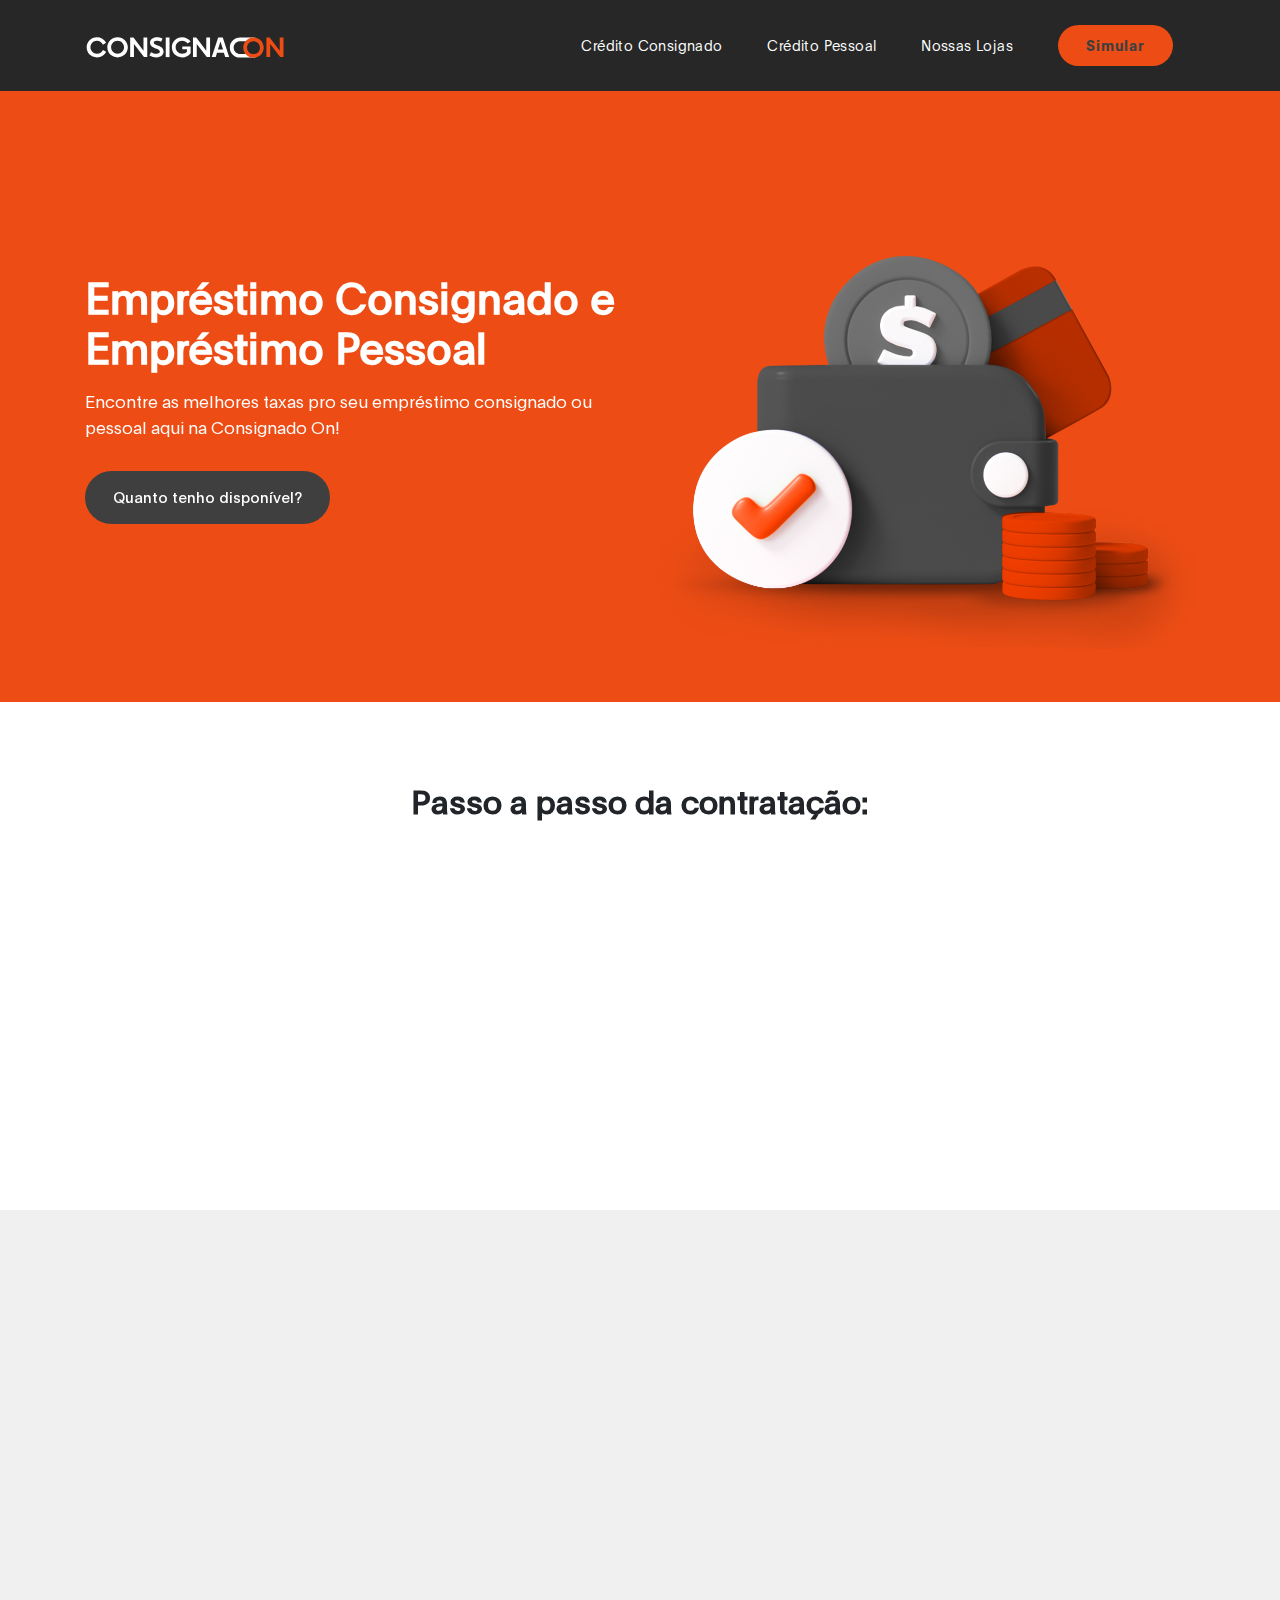
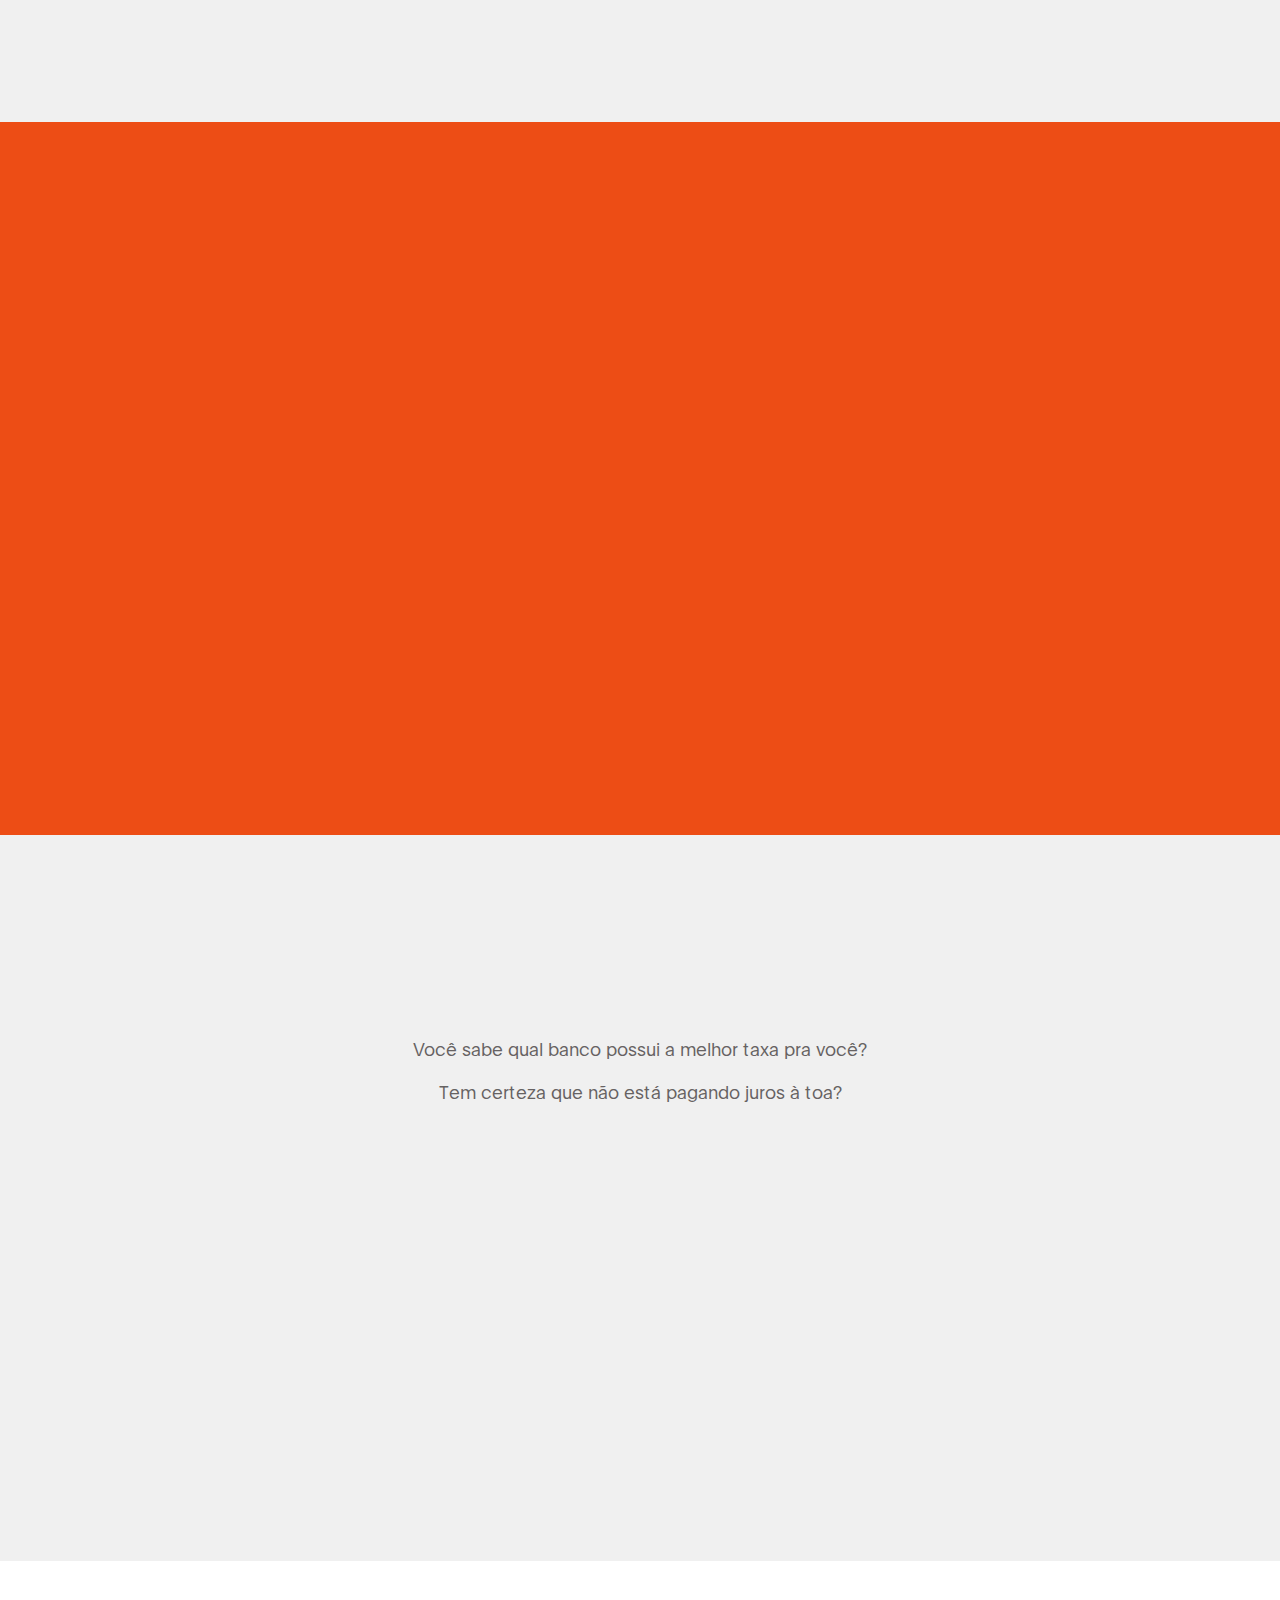
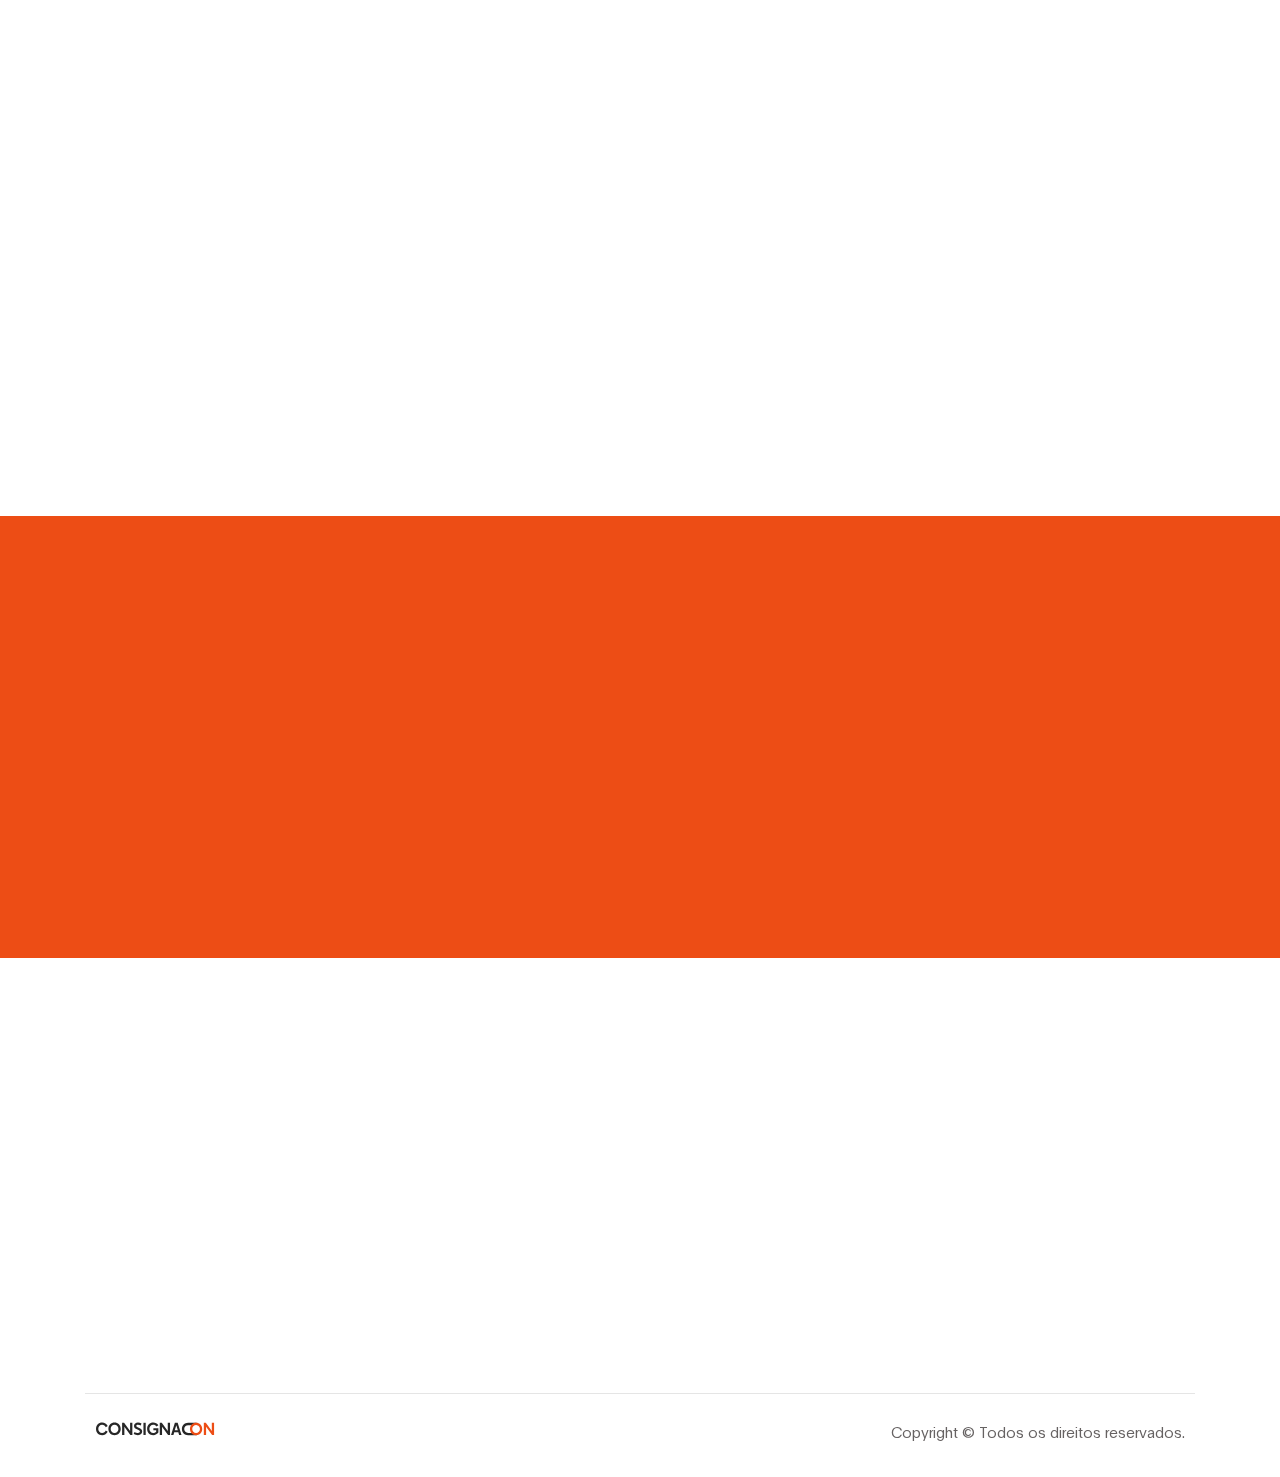
<file: index.html>
<!DOCTYPE html>
<html lang="en">
<head>
    <link rel="icon" type="image/x-icon" href="images/favicon.ico">
     <title>Consignado On - Crédito Consignado</title>

     <meta charset="UTF-8">
     <meta http-equiv="X-UA-Compatible" content="IE=Edge">
     <meta name="description" content="">
     <meta name="keywords" content="">
     <meta name="author" content="">
     <meta name="viewport" content="width=device-width, initial-scale=1, maximum-scale=1">

     <link rel="stylesheet" href="css/bootstrap.min.css">
     <link rel="stylesheet" href="css/font-awesome.min.css">
     <link rel="stylesheet" href="css/aos.css">
     <link rel="stylesheet" href="css/owl.carousel.min.css">
     <link rel="stylesheet" href="css/owl.theme.default.min.css">


     <link rel="stylesheet" href="css/style.css">

</head>
<body>

     <!-- NAV BAR -->
    <nav class="navbar navbar-expand-lg">
        <div class="container">
            <a class="navbar-brand" href="index.html">
             <img src="images/consignado-on-logo.svg" class="navbar-img" alt="">
            </a>

            <button class="navbar-toggler" type="button" data-toggle="collapse" data-target="#navbarNav" aria-controls="navbarNav" aria-expanded="false"
                aria-label="Toggle navigation">
                <span class="navbar-toggler-icon"></span>
            </button>

            <div class="collapse navbar-collapse" id="navbarNav">
              <ul class="navbar-nav ml-auto">
                  <li class="nav-item">
                      <a href="#" class="nav-link smoothScroll">Crédito Consignado</a>
                  </li>
                  <li class="nav-item">
                      <a href="#" class="nav-link smoothScroll">Crédito Pessoal</a>
                  </li>
                  <li class="nav-item">
                      <a href="nossas-lojas.html" class="nav-link">Nossas Lojas</a>
                  </li>
                  <li class="nav-item">
                      <a href="#" class="nav-link contact">Simular</a>
                  </li>
              </ul>
          </div>
      </div>
  </nav>


     <!-- MAIN -->
     <section class="hero hero-bg d-flex justify-content-center align-items-center">
               <div class="container">
                    <div class="row">

                        <div class="col-lg-6 col-md-10 col-12 d-flex flex-column justify-content-center align-items-center">
                              <div class="hero-text">

                                   <h1 class="text-white h1-home" data-aos="fade-up">Empréstimo Consignado e Empréstimo Pessoal</h1>
                                   <p class="p-home" data-aos="fade-down">Encontre as melhores taxas pro seu empréstimo consignado ou pessoal aqui na Consignado On!</p>

                                   <a href="contact.html" class="custom-btn btn-bg btn mt-3" data-aos="fade-up" data-aos-delay="100">Quanto tenho disponível?</a>

                              </div>
                        </div>

                        <div class="col-lg-6 col-12">
                          <div class="hero-image" data-aos="fade-up" data-aos-delay="300">

                            <img src="images/working-girl.png" class="img-fluid" alt="working girl">
                          </div>
                        </div>

                    </div>
               </div>
     </section>



     <section class="about section-passo" id="about">
      <div class="container">
           <div class="row">

                <div class="section-title" style="text-align: center;">
                     <h2 style="padding: 0; margin: 10px; font-weight: 600;" data-aos="fade-down">Passo a passo da contratação:</h2>
                     <p class="p-passo" data-aos="fade-up">Com a Consignado On, não tem enrolação, facilitamos ao máximo sua contratação para que o dinheiro possa estar em suas mãos o mais rápido possível! </p>
                </div>

           <div class="row" style="margin: 40px 0px;">                    

                <div class="col-md-4 "data-aos="fade-up" data-aos-delay="200">
                     <div class="card card-1">
                       <h3 class="h2-card">Simular o valor</h3>
                       <p class="p-card">Faça a simulação do valor de seu empréstimo, em poucos minutos aqui no site.</p>
                     </div>
                   </div>
                   <div class="col-md-4 " data-aos="fade-up" data-aos-delay="300">
                     <div class="card card-2">
                       <h3 class="h2-card">Escolher o banco</h3>
                       <p class="p-card">Você irá receber uma lista de ofertas de um de nossos bancos parceiros.</p>
                     </div>
                   </div>
                   <div class="col-md-4"data-aos="fade-up" data-aos-delay="400">
                     <div class="card card-3">
                       <h3 class="h2-card">Contratar</h3>
                       <p class="p-card">Contrate o empréstimo que você considera mais adequado para suas necessidades.</p>
                     </div>
                   </div>
           </div>     
           </div>
 </section>


     

    <!-- PASSO -->

    <section  class="section-passo"  style="background-color:rgb(240, 240, 240);">
      <div class="container">
           
          <div class="mx-auto text-center mb-5">
              <h2 style="padding: 0; margin: 10px; font-weight: 600; color: #272727;" data-aos="fade-down">Nossos produtos:</h2>
              <p class="p-passo" data-aos="fade-up">Confira nossos peodutos e alguns dos beneficiários que podem solicita-los.</p>
            </div>
                   
              <div class="row">
                <div class="col-sm-2">
                    <div class="card2"  data-aos="fade-up" data-aos-delay="100">
                      <div class="card-body2">
                          <img src="images/produtos-1.png" style="width: 80px; padding-bottom: 10px; padding-top: 10px;" alt="">
                          <h5 class="card-title">Empréstimo Consignado</h5>
                    </div>
                </div>
              </div>

              <div class="col-sm-2">
                <div class="card2"  data-aos="fade-up" data-aos-delay="150">
                  <div class="card-body2">
                        <img src="images/produtos-2.png" style="width: 80px; padding-bottom: 10px; padding-top: 10px;" alt="">
                        <h5 class="card-title">Empréstimo Pessoal</h5>
                  </div>
                </div>
              </div>
                          
                               <div class="col-sm-2">
                                    <div class="card2"  data-aos="fade-up"  data-aos-delay="200">
                                      <div class="card-body2">
                                       <img src="images/produtos-3.png" style="width: 80px; padding-bottom: 10px; padding-top: 10px;" alt="">
                                        <h5 class="card-title">Aposentados e Pensionistas</h5>
                                      </div>
                                    </div>
                               </div>

                                    <div class="col-sm-2">
                                         <div class="card2"  data-aos="fade-up" data-aos-delay="250">
                                           <div class="card-body2">
                                            <img src="images/produtos-4.png" style="width: 80px; padding-bottom: 10px; padding-top: 10px;" alt="">
                                             <h5 class="card-title">Servidores Públicos</h5>
                                           </div>
                                         </div>
                                       </div>

                                         <div class="col-sm-2">
                                              <div class="card2" data-aos="fade-up" data-aos-delay="300">
                                                <div class="card-body2">
                                                 <img src="images/produtos-5.png" style="width: 80px; padding-bottom: 10px; padding-top: 10px;" alt="">
                                                  <h5 class="card-title">Beneficiários Loas e BPC</h5>
                                                </div>
                                              </div>
                                            </div>

                                              <div class="col-sm-2">
                                                   <div class="card2" data-aos="fade-up" data-aos-delay="350">
                                                     <div class="card-body2">
                                                      <img src="images/produtos-6.png" style="width: 80px; padding-bottom: 10px; padding-top: 10px;" alt="">
                                                       <h5 class="card-title">Benefício Auxílio Brasil</h5>
                                                     </div>
                                                   </div>
                                                 </div>
                   </div>
           </div>     
           </div>
      </div>
 </section>

    <!-- VANTAGENS -->

     <section class="about section-passo" id="about" style="background-color:#ed4d15;">
          <div class="container">
               <div class="row">

                    <div class="col-md-12 col-sm-12">
                         <div class="section-title" style="text-align: center;">
                              <h2 style="padding: 0; margin: 10px; font-weight: 600; color: #fff;" data-aos="fade-down">Vantagens de contratar com a Consignado On:</h2>
                              <p class="p-passo" data-aos="fade-up" style="color:#272727;">Buscamos sempre as melhores opções para nosso cliente, confira as vantagens de contratar com a Consignado On:</p>
                         </div>
     
                    </div>

                    <div class="row g-2" style="margin: 40px 0px;">
                         <div class="col-md-4 wow fadeInUp" data-wow-delay="0.2s">
                             <div class="p-3 text-center px-4">
                                 <div class="user-image">
                             <img src="images/icon-1.png" data-aos="fade-up" width="110" data-wow-delay="0.5s">
                                 </div>
                                 <div class="user-content">
                                     <h5 class="mb-0 text-icon" style="color:#fff; padding:10px;" data-aos="fade-up">Baixa taxa de Juros</h5>
                                     <p class="p-icon" data-aos="fade-up" style="color:#272727;">O crédito ou empréstimo consignado possui as menores taxas do mercado por ter a garantia de pagamento maior que os outros tipos de crédito.</p>
                                 </div>
                             </div>
                         </div>

                         <div class="col-md-4 wow fadeInUp" data-wow-delay="0.35s">  
                             <div class="p-3 text-center px-4">
                                 <div class="user-image">
                             <img src="images/icon-2.png" data-aos="fade-up" width="110">
                                 </div>
                                 <div class="user-content">
                                     <h5 class="mb-0 text-icon" style="color:#fff; padding:10px;" data-aos="fade-up">Parcelas Fixas</h5>
                                     <p class="p-icon" data-aos="fade-up" style="color:#272727;">É possível conseguir crédito consignado com apenas 2% de juros ao mês, parcelas fixas e até 96 meses para pagar. Sem burocracia.</p>
                                 </div>
                             </div>
                         </div>
                         
                         <div class="col-md-4 wow fadeInUp" data-wow-delay="0.5s">
                             <div class="p-3 text-center px-4">
                                 <div class="user-image">
                             <img src="images/icon-3.png" data-aos="fade-up" width="110">
                                 </div>
                                 <div class="user-content">
                                     <h5 class="mb-0 text-icon" style="color:#fff; padding:10px;" data-aos="fade-up">Prazos Longos de Pagamento</h5>
                                     <p class="p-icon" data-aos="fade-up" style="color:#272727;">Por conta das parcerias com diversas instituições financeiras, você consegue ter acesso a juros baixíssimos e a prazos maiores de pagamento.</p>
                                 </div>                                 
                             </div>
                         </div>                         
                         </div>
                     
                    </div>
               </div>
          </section>


          <section class="about main-padding " id="about" style="background-color: rgb(240, 240, 240); padding-top: 80px;padding-bottom: 80px;">
            <div class="container">
                 <div class="row">
          
                      <div class="col-lg-8 mx-auto col-md-10 col-12">
                           <div class="about-info">
          
                                <h2 class="mb-4 h2-main" data-aos="fade-up" style="font-weight: 600;">Vamos encontrar o melhor empréstimo para você!</h2>
          
                                <p class="text-center">Você sabe qual banco possui a melhor taxa pra você?</p>
                                <p class="text-center">Tem certeza que não está pagando juros à toa?</p>
          
                           <div class="about-image" data-aos="fade-up" data-aos-delay="200">
          
                            <img src="images/office.png" class="img-fluid" alt="office">
                          </div>
                      </div>
          
                 </div>
            </div>
          </section>

    <!-- BANCOS -->
     
     <div class="block-5 space-between-blocks section-passo">
        <div class="container">
          <div class="mx-auto text-center mb-5">
            <h2 style="padding: 0; margin: 10px; font-weight: 600; color: #272727;" data-aos="fade-down">Alguns de nossos bancos parceiros:</h2>
            <p class="p-passo" data-aos="fade-up">Iremos encontrar a melhor opção para você entre mais de 35 bancos parceiros.</p>
          </div>
          <div class="row row-bancos align-items-center flex-column-reverse flex-lg-row px-2">
      
      
            <div class="col-md-2 "data-aos="fade-up" data-aos-delay="50">
              <div class="p-3 text-center px-4" style="cursor:pointer;">
                  <div class="img-bancos">
                    <img src="images/bancos/1.png" width="110">
                  </div>
              </div>
            </div>
      
            <div class="col-md-2" data-aos="fade-up" data-aos-delay="100" >
              <div class="p-3 text-center px-4" style="cursor:pointer;">
                  <div class="img-bancos">
                    <img src="images/bancos/2.png" width="110">
                  </div>
              </div>
            </div>
      
            <div class="col-md-2" data-aos="fade-up" data-aos-delay="150">
              <div class="p-3 text-center px-4" style="cursor:pointer;">
                  <div class="img-bancos">
                    <img src="images/bancos/3.png" width="110">
                  </div>
              </div>
            </div>
      
            <div class="col-md-2" data-aos="fade-up" data-aos-delay="200">
              <div class="p-3 text-center px-4" style="cursor:pointer;">
                  <div class="img-bancos">
                    <img src="images/bancos/4.png" width="110">
                  </div>
              </div>
            </div>
      
            <div class="col-md-2" data-aos="fade-up" data-aos-delay="250">
              <div class="p-3 text-center px-4" style="cursor:pointer;">
                  <div class="img-bancos">
                    <img src="images/bancos/5.png" width="110">
                  </div>
              </div>
            </div>
      
            <div class="col-md-2" data-aos="fade-up" data-aos-delay="300">
              <div class="p-3 text-center px-4" style="cursor:pointer;">
                  <div class="img-bancos">
                    <img src="images/bancos/6.png" width="110">
                  </div>
              </div>
            </div>
      
            <div class="col-md-2" data-aos="fade-down" data-aos-delay="300">
              <div class="p-3 text-center px-4" style="cursor:pointer;">
                  <div class="img-bancos">
                    <img src="images/bancos/7.png" width="110">
                  </div>
              </div>
            </div>
      
            <div class="col-md-2" data-aos="fade-down" data-aos-delay="250">
              <div class="p-3 text-center px-4" style="cursor:pointer;">
                  <div class="img-bancos">
                    <img src="images/bancos/8.png" width="110">
                  </div>
              </div>
            </div>
      
            <div class="col-md-2" data-aos="fade-down" data-aos-delay="200">
              <div class="p-3 text-center px-4" style="cursor:pointer;">
                  <div class="img-bancos">
                    <img src="images/bancos/9.png" width="110">
                  </div>
              </div>
            </div>
      
            <div class="col-md-2" data-aos="fade-down" data-aos-delay="150">
              <div class="p-3 text-center px-4" style="cursor:pointer;">
                  <div class="img-bancos">
                    <img src="images/bancos/10.png" width="110">
                  </div>
              </div>
            </div>
      
            <div class="col-md-2" data-aos="fade-down" data-aos-delay="100">
              <div class="p-3 text-center px-4" style="cursor:pointer;">
                  <div class="img-bancos">
                    <img src="images/bancos/11.png" width="110">
                  </div>
              </div>
            </div>
      
            <div class="col-md-2" data-aos="fade-down" data-aos-delay="50">
              <div class="p-3 text-center px-4" style="cursor:pointer;">
                  <div class="img-bancos">
                    <img src="images/bancos/12.png" width="110">
                  </div>
              </div>
            </div>
      
          </div>
        </div>
      </div>

    <!-- PRODUTOS -->


<!-- ABOUT -->

    <!-- LOJAS -->

   <section class="about section-passo" id="about" style="background-color:#ed4d15;">
    <div class="container">
        <div class="row row-lojas">  
            <div class="col-lg-6 col-sm-6" style="padding-bottom: 20px;">
                 <div class="lojas-texto">
                           <h2 style="color: #fff" data-aos="fade-up">Conheça nossas lojas</h2>
                           <div>
                                <p class="p-main" style="color: #272727;  font-size: 16px; padding-top:10px; padding-bottom:16px;" data-aos="fade-up">Além de nossos serviçõs online, também contamos com algumas lojas físicas, para que nossos clientes possam conhecer nossos produtos de forma presencial!</p>
                                <a href="nossas-lojas.html" class="loja-btn" data-aos="fade-up">Nossas Lojas</a>
                           </div>
                 </div>
            </div>

            <div class="col-md-6 col-sm-6" style="display: flex; justify-content: center;">
                <img src="images/local.png" data-aos="fade-down"  class="img-responsive img-lojas" alt="">
           </div>

            </div>  
         </div>
    </section>

    <!-- FOOTER -->

    <footer class="section-footer">
      <div class="container">
        <div class="row row-footer">
            <p style="font-size: 14px;" data-aos="fade-up" class="description-footer">VIEIRA SERVICO DE DIGITACAO EIRELI EPP da marca "Consignado On" é correspondente bancário credenciado em diversas instituições financeiras. O crédito é sujeito a margem consignável disponível e adequação à política de concessão estabelecida por cada instituição. Valores de parcelas, prazos, taxa de juros, tarifas e CET (Custo Efetivo Total) podem variar conforme o INSS e a qualquer tempo. Taxa de Juros máxima de 2,14 a.m. e/ou 28,88 a.a. Todas as operações de crédito têm incidência de IOF, conforme legislação vigente. É direito ao mutuário o pagamento antecipado a qualquer tempo.</p>
            <div class="col-lg-4 col-md-6 col-12"  data-aos="fade-up" data-aos-delay="200">
                <h2 class="my-4 h4-footer" style="font-size: 25px; font-weight: 900;">Consignado On</h2>
    
                <p class="mb-1 p-footer" style="width:90%;">
                 Consignado On, correspondente autorizado de mais de 30 bancos. Reconhecido pela agilidade na elaboração dos contratos e na liberação do crédito ao cliente.
                </p>
                <ul class="social-icon" style="margin: 0; padding:0; padding-top: 10px;">
                    <li><a href="#" class="fa fa-whatsapp"></a></li>
                    <li><a href="#" class="fa fa-instagram"></a></li>
                    <li><a href="#" class="fa fa-facebook"></a></li>
                  </ul>
    
             
              </div>


          <div class="col-lg-4 col-md-6 col-12" data-aos="fade-up" data-aos-delay="300">
            <h2 class="my-4" style="font-size: 25px; font-weight: 900;">Veja Também</h2>

            <a href="nossas-lojas.html"><p class="a-footer"> Nossas Lojas</p></a>
            <a href="policias-de-privacidade.html"><p class="a-footer">Politicas de Privacidade</p></a>
            <a href="termos-de-uso.html"><p class="a-footer">Termos de Uso</p></a>
            <a href="dpo.html"><p class="a-footer">Nosso DPO</p></a>
          </div>


          <div class="col-lg-4 col-md-6 col-12" data-aos="fade-up" data-aos-delay="200">
            <h2 class="my-4" style="font-size: 25px; font-weight: 900;">Contato</h2>

            <a href="#">
            <p class="mb-1 a-footer">
              <i class="fa fa-phone mr-2 footer-icon"></i> 
              (19) 3236-0823
            </p>
            </a>

           
              <a href="#">
                <p class="a-footer">
                <i class="fa fa-envelope mr-2 footer-icon"></i>
                  contato@consignadoon.com.br
                </p>
              </a>
           

            <p class="p-footer">VIEIRA SERVICO DE DIGITACAO EIRELI EPP<br>
                Rua Orlando Hardt, 125 - Sala 105 <br>
                Jardim Pereira do Amparo - Jacareí - SP</p>
          </div>

        </div>

        <hr>

        <div class="row row-footer">

          <div class="col-md-6" >
            <a href="index.html">
          <img class="img-footer" src="images/consignado-black.svg" alt=""></a>
        </div>

        <div class="col-md-6">
          <p class="text-footer">Copyright © Todos os direitos reservados.</p>
        </div>
 
    </div>
    </div>
    </div>
    </footer>


     <!-- SCRIPTS -->
     <script src="js/jquery.min.js"></script>
     <script src="js/bootstrap.min.js"></script>
     <script src="js/aos.js"></script>
     <script src="js/owl.carousel.min.js"></script>
     <script src="js/smoothscroll.js"></script>
     <script src="js/custom.js"></script>

</body>
</html>
</file>
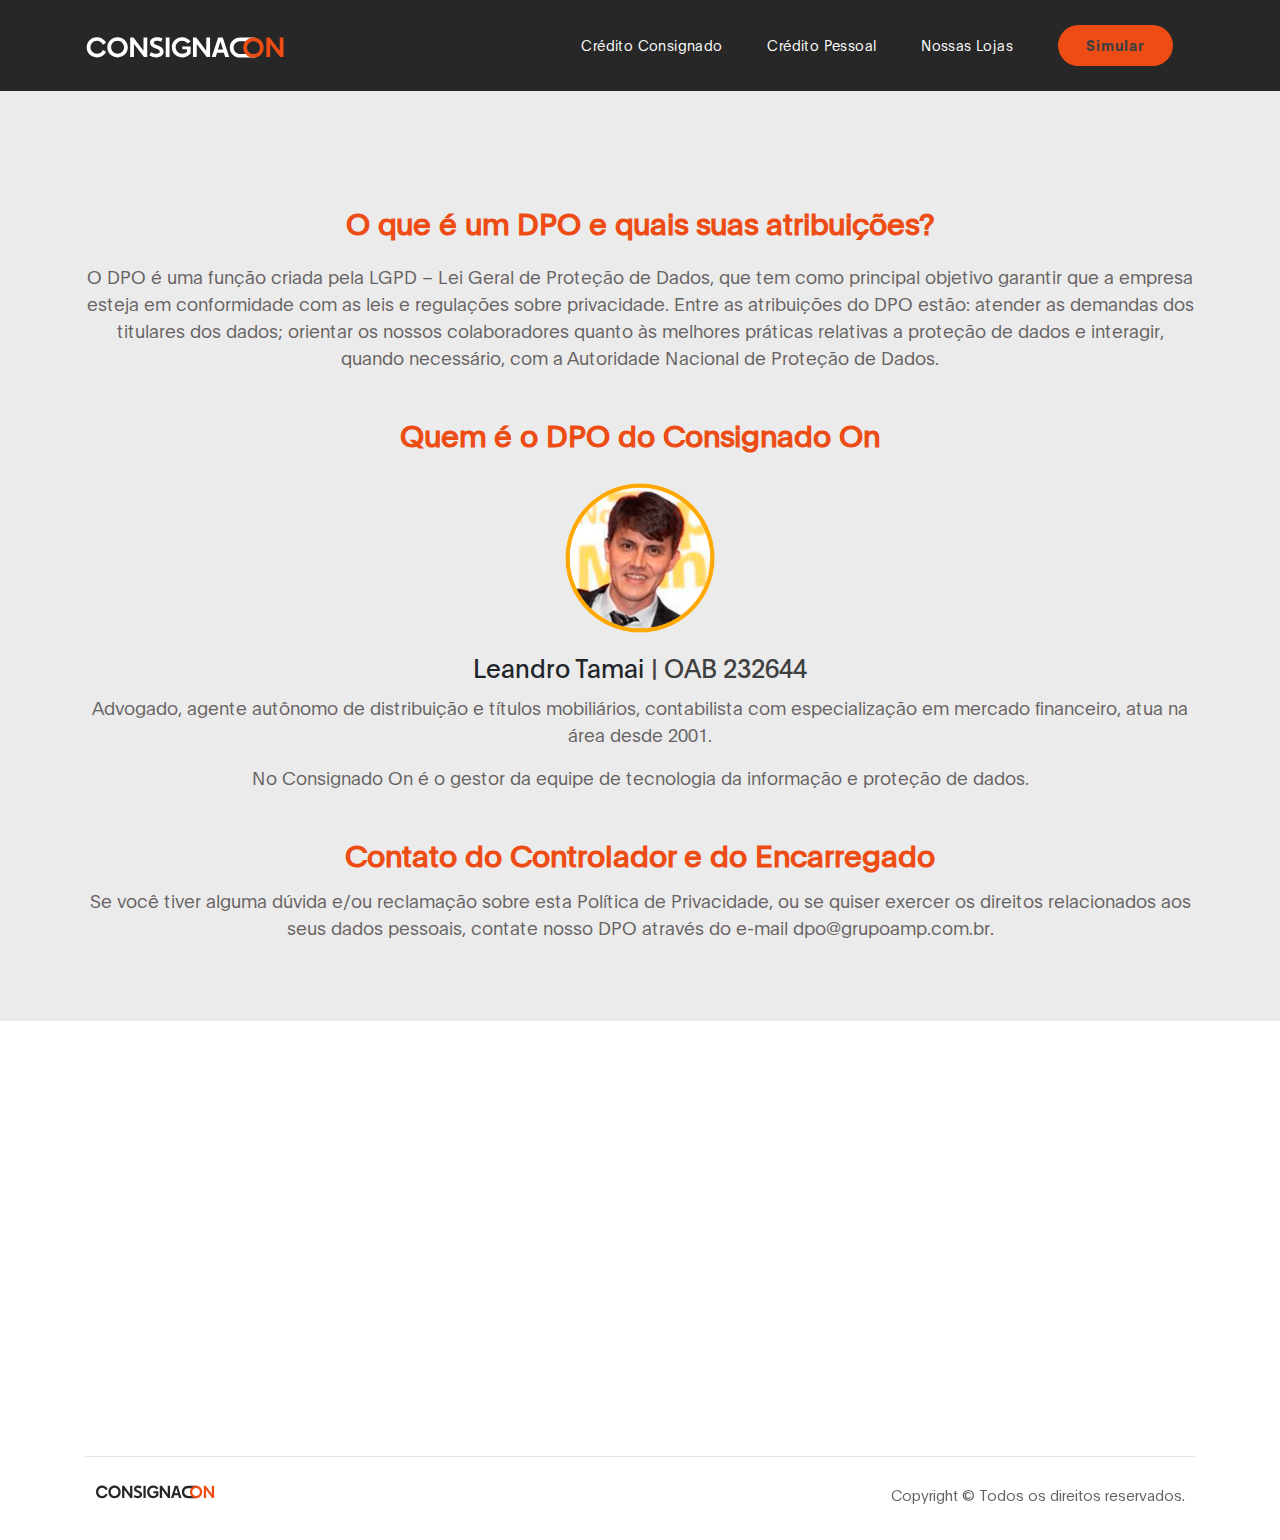
<file: dpo.html>
<!DOCTYPE html>
<html lang="en">
<head>
    <link rel="icon" type="image/x-icon" href="images/favicon.ico">
     <title>Consignado On - DPO</title>

     <meta charset="UTF-8">
     <meta http-equiv="X-UA-Compatible" content="IE=Edge">
     <meta name="description" content="">
     <meta name="keywords" content="">
     <meta name="author" content="">
     <meta name="viewport" content="width=device-width, initial-scale=1, maximum-scale=1">

     <link rel="stylesheet" href="css/bootstrap.min.css">
     <link rel="stylesheet" href="css/font-awesome.min.css">
     <link rel="stylesheet" href="css/aos.css">
     <link rel="stylesheet" href="css/owl.carousel.min.css">
     <link rel="stylesheet" href="css/owl.theme.default.min.css">

     <!-- MAIN CSS -->
     <link rel="stylesheet" href="css/style.css">

</head>
<body>

     <!-- MENU BAR -->
    <nav class="navbar navbar-expand-lg">
        <div class="container">
            <a class="navbar-brand" href="index.html">
              <img src="images/consignado-on-logo.svg" class="navbar-img" alt="">
            </a>

            <button class="navbar-toggler" type="button" data-toggle="collapse" data-target="#navbarNav" aria-controls="navbarNav" aria-expanded="false"
                aria-label="Toggle navigation">
                <span class="navbar-toggler-icon"></span>
            </button>

            <div class="collapse navbar-collapse" id="navbarNav">
              <ul class="navbar-nav ml-auto">
                  <li class="nav-item">
                      <a href="#" class="nav-link smoothScroll">Crédito Consignado</a>
                  </li>
                  <li class="nav-item">
                      <a href="#" class="nav-link smoothScroll">Crédito Pessoal</a>
                  </li>
                  <li class="nav-item">
                      <a href="nossas-lojas.html" class="nav-link">Nossas Lojas</a>
                  </li>
                  <li class="nav-item">
                      <a href="#" class="nav-link contact">Simular</a>
                  </li>
              </ul>
          </div>
      </div>
  </nav>

    <section id="team" class="section-passo" data-stellar-background-ratio="1" style="background-color:rgb(235, 235, 235);">
        <div class="container">
    
                <div class="text-center mb-2 mt-4" style="display: flex;justify-content: center;">
                    <h2 style="color: #ed4d15; font-size: 30px; text-align: center; padding-bottom: 3px; margin-top: 20px; font-weight: 600;">O que é um DPO e quais suas atribuições?</h2>
                  </div>

              <div>

                <p class="p-politica" style="text-align:center;">O DPO é uma função criada pela LGPD – Lei Geral de Proteção de Dados, que tem como principal objetivo garantir que a empresa esteja em conformidade com as leis e regulações sobre privacidade. Entre as atribuições do DPO estão: atender as demandas dos titulares dos dados; orientar os nossos colaboradores quanto às melhores práticas relativas a proteção de dados e interagir, quando necessário, com a Autoridade Nacional de Proteção de Dados.</p>
                            
                <h2 style="color: #ed4d15; font-size: 30px; text-align: center; padding-bottom: 3px; margin-top: 40px; font-weight: 600;">Quem é o DPO do Consignado On</h2>
                <div style="display:flex; justify-content:center; padding-top:16px;">
                <img src="images/dpo.png" style="width: 150px;" alt="">
                </div>
                <h2 style="font-size: 25px; padding-top: 15px; text-align: center;">Leandro Tamai <b style="font-weight:100 ;">| OAB 232644</b></h2>

                <p class="p-politica" style="text-align:center;">Advogado, agente autônomo de distribuição e títulos mobiliários, contabilista com especialização em mercado financeiro, atua na área desde 2001.</p>
                <p class="p-politica" style="text-align:center;">No Consignado On é o gestor da equipe de tecnologia da informação e proteção de dados.</p>

                <h2 style="text-align: center; color: #ed4d15; font-size: 30px; padding-bottom: 3px; margin-top: 40px; font-weight: 600;">Contato do Controlador e do Encarregado</h2>
                <p class="p-politica" style="text-align:center;">Se você tiver alguma dúvida e/ou reclamação sobre esta Política de Privacidade, ou se quiser exercer os direitos relacionados aos seus dados pessoais, contate nosso DPO através do e-mail dpo@grupoamp.com.br.</p>

                </div>
    

             </div>
        </div>
    </section>
  



    <footer class="section-footer">
      <div class="container">
        <div class="row row-footer">
            <p style="font-size: 14px;" data-aos="fade-up" class="description-footer">VIEIRA SERVICO DE DIGITACAO EIRELI EPP EPP da marca "Consignado On" é correspondente bancário credenciado em diversas instituições financeiras. O crédito é sujeito a margem consignável disponível e adequação à política de concessão estabelecida por cada instituição. Valores de parcelas, prazos, taxa de juros, tarifas e CET (Custo Efetivo Total) podem variar conforme o INSS e a qualquer tempo. Taxa de Juros máxima de 2,14 a.m. e/ou 28,88 a.a. Todas as operações de crédito têm incidência de IOF, conforme legislação vigente. É direito ao mutuário o pagamento antecipado a qualquer tempo.</p>
            <div class="col-lg-4 col-md-6 col-12"  data-aos="fade-up" data-aos-delay="200">
                <h2 class="my-4 h4-footer" style="font-size: 25px; font-weight: 900;">Consignado On</h2>
    
                <p class="mb-1 p-footer" style="width:90%;">
                 Consignado On, correspondente autorizado de mais de 30 bancos. Reconhecido pela agilidade na elaboração dos contratos e na liberação do crédito ao cliente.
                </p>
                <ul class="social-icon" style="margin: 0; padding:0; padding-top: 10px;">
                    <li><a href="#" class="fa fa-whatsapp"></a></li>
                    <li><a href="#" class="fa fa-instagram"></a></li>
                    <li><a href="#" class="fa fa-facebook"></a></li>
                  </ul>
    
             
              </div>


          <div class="col-lg-4 col-md-6 col-12" data-aos="fade-up" data-aos-delay="300">
            <h2 class="my-4" style="font-size: 25px; font-weight: 900;">Veja Também</h2>

            <a href="nossas-lojas.html"><p class="a-footer"> Nossas Lojas</p></a>
            <a href="policias-de-privacidade.html"><p class="a-footer">Politicas de Privacidade</p></a>
            <a href="termos-de-uso.html"><p class="a-footer">Termos de Uso</p></a>
            <a href="dpo.html"><p class="a-footer">Nosso DPO</p></a>
          </div>


          <div class="col-lg-4 col-md-6 col-12" data-aos="fade-up" data-aos-delay="200">
            <h2 class="my-4" style="font-size: 25px; font-weight: 900;">Contato</h2>

            <a href="#">
            <p class="mb-1 a-footer">
              <i class="fa fa-phone mr-2 footer-icon"></i> 
              (19) 3236-0823
            </p>
            </a>

           
              <a href="#">
                <p class="a-footer">
                <i class="fa fa-envelope mr-2 footer-icon"></i>
                contato@consignadoon.com.br
                </p>
              </a>
           

              <p class="p-footer">VIEIRA SERVICO DE DIGITACAO EIRELI EPP<br>
                Rua Orlando Hardt, 125 - Sala 105 <br>
                Jardim Pereira do Amparo - Jacareí - SP</p>
          </div>

        </div>

        <hr>

        <div class="row row-footer">

          <div class="col-md-6" >
            <a href="index.html">
            <img class="img-footer" src="images/consignado-black.svg" alt=""></a>
        </div>

        <div class="col-md-6">
          <p class="text-footer">Copyright © Todos os direitos reservados.</p>
        </div>
 
    </div>
    </div>
    </div>
    </footer>


     <!-- SCRIPTS -->
     <script src="js/jquery.min.js"></script>
     <script src="js/bootstrap.min.js"></script>
     <script src="js/aos.js"></script>
     <script src="js/owl.carousel.min.js"></script>
     <script src="js/smoothscroll.js"></script>
     <script src="js/custom.js"></script>

</body>
</html>
</file>
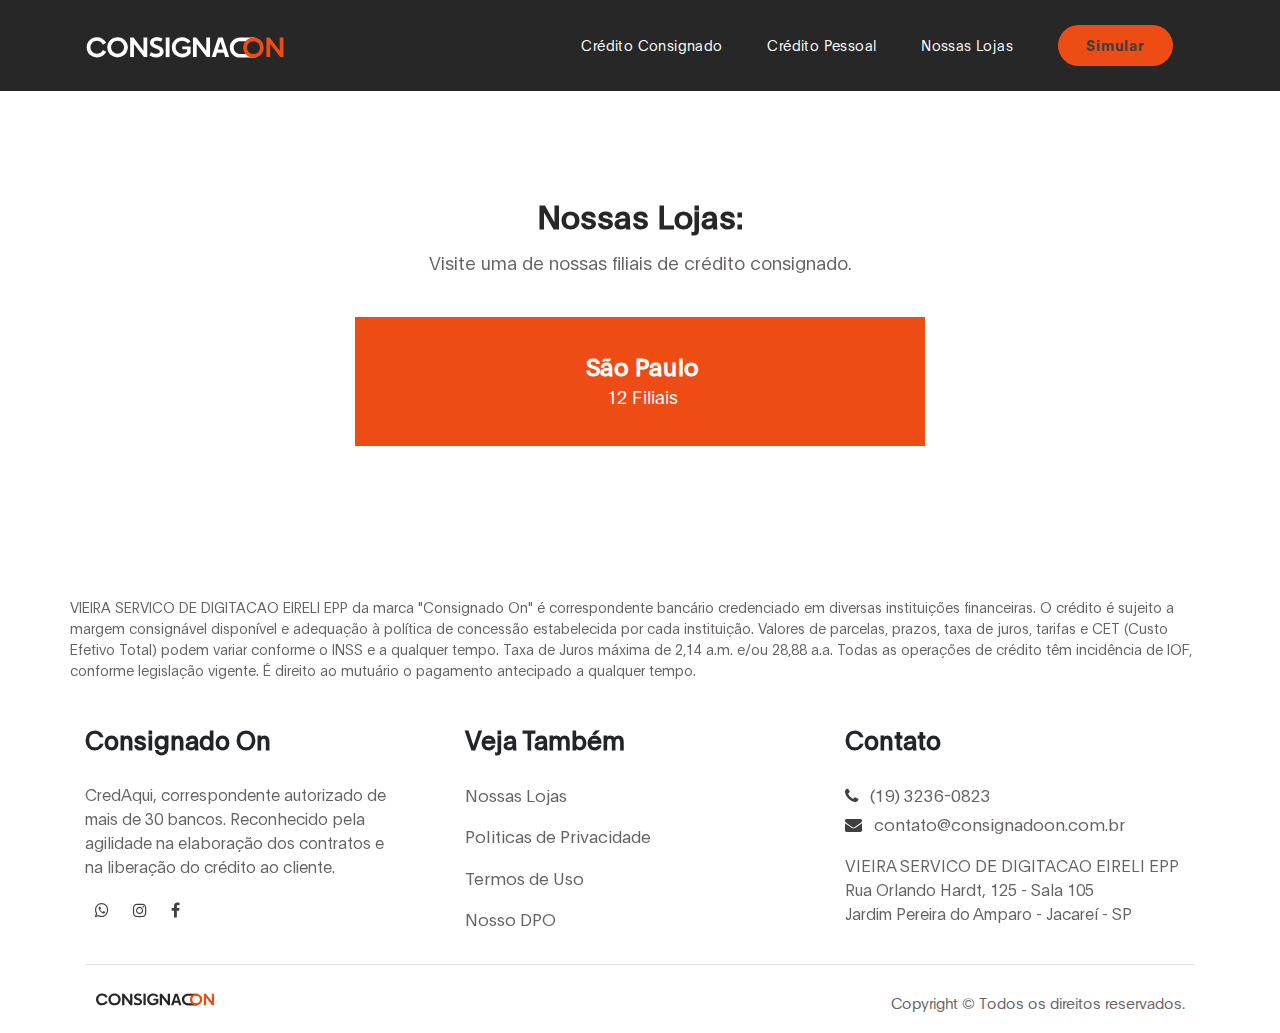
<file: nossas-lojas.html>
<!DOCTYPE html>
<html lang="en">
<head>
    <link rel="icon" type="image/x-icon" href="images/favicon.ico">
     <title>Consignado On - Nossas Lojas</title>

     <meta charset="UTF-8">
     <meta http-equiv="X-UA-Compatible" content="IE=Edge">
     <meta name="description" content="">
     <meta name="keywords" content="">
     <meta name="author" content="">
     <meta name="viewport" content="width=device-width, initial-scale=1, maximum-scale=1">

     <link rel="stylesheet" href="css/bootstrap.min.css">
     <link rel="stylesheet" href="css/font-awesome.min.css">
     <link rel="stylesheet" href="css/aos.css">
     <link rel="stylesheet" href="css/owl.carousel.min.css">
     <link rel="stylesheet" href="css/owl.theme.default.min.css">

     <link rel="stylesheet" href="css/style.css">

</head>
<body>


    <nav class="navbar navbar-expand-lg">
        <div class="container">
            <a class="navbar-brand" href="index.html">
              <img src="images/consignado-on-logo.svg" class="navbar-img" alt="">
            </a>

            <button class="navbar-toggler" type="button" data-toggle="collapse" data-target="#navbarNav" aria-controls="navbarNav" aria-expanded="false"
                aria-label="Toggle navigation">
                <span class="navbar-toggler-icon"></span>
            </button>

            <div class="collapse navbar-collapse" id="navbarNav">
                <ul class="navbar-nav ml-auto">
                    <li class="nav-item">
                        <a href="#" class="nav-link smoothScroll">Crédito Consignado</a>
                    </li>
                    <li class="nav-item">
                        <a href="#" class="nav-link smoothScroll">Crédito Pessoal</a>
                    </li>
                    <li class="nav-item">
                        <a href="nossas-lojas.html" class="nav-link">Nossas Lojas</a>
                    </li>
                    <li class="nav-item">
                        <a href="#" class="nav-link contact">Simular</a>
                    </li>
                </ul>
            </div>
        </div>
    </nav>



     
    <div class="container" style="display: flex; flex-direction: row; flex-wrap: wrap; justify-content: center; margin-bottom: 85px;">
        <div class="row lojas">

             <div class="col-md-12 col-sm-12 text-center">
                  <div class="mx-auto text-center section-title" style="margin-top:100px;">
                    <h2 style="padding: 0; margin: 10px; font-weight: 600; color: #272727;" data-aos="fade-down">Nossas Lojas:</h2>
                    <p class="" data-aos="fade-up">Visite uma de nossas filiais de crédito consignado.</p>
                  </div>
             </div>

             <section class="lojas">

            <div class="col-md-12">
            <div class="bd-example" data-example-id="">
            <div id="accordion" role="tablist" aria-multiselectable="true">
              <div class="card-lojas wow fadeInDown" data-wow-delay="0.2s" >
                <div class="card-header" role="tab" id="headingOne">
                  <div class="mb-0">
                    <a data-toggle="collapse" data-parent="#accordion" href="#collapseOne" aria-expanded="false" aria-controls="collapseOne" class="collapsed">
                        <h3 style="padding-top:0px; margin-top: 10px; font-weight: 700;"> São Paulo</h3>
                        <p style="color:#fff;"> 12 Filiais</p>
                    </a>
             
                  </div>
                </div>
            
                <div id="collapseOne" class="collapse" role="tabpanel" aria-labelledby="headingOne" aria-expanded="false">
                  <div class="card-block wow fadeInUp" style="padding-left:30px;" data-wow-delay="0.1s">
                    
                    <h2 class="titulo-lojas" style="margin-top:20px;">Caçapava </h2>
                    <p class="p-lojas">R. Prudente de Morães, 19, 12281-640 - SP
                    </p>
                    <p class="tel-lojas"><a href="" class="tel-lojas"><i class="fa fa-whatsapp mr-2"></i>(12) 3224-7824</a></p>
                    <hr style="margin: 30px 0px;">

                    <h2 class="titulo-lojas" style="margin-top:20px;">Caraguatatuba</h2>
                    <p class="p-lojas">R. Santo Antônio, 21, 11660-080 - SP
                    </p>
                    <p class="tel-lojas"><a href="" class="tel-lojas"><i class="fa fa-whatsapp mr-2"></i>(12) 9 8170-6780</a></p>
                    <hr style="margin: 30px 0px;">

                    <h2 class="titulo-lojas" style="margin-top:20px;">Jacareí</h2>
                    <p class="p-lojas">R. Alfredo Schurig, 81, 12327-005 - SP
                    </p>
                    <p class="tel-lojas"><a href="" class="tel-lojas"><i class="fa fa-whatsapp mr-2"></i>(12) 3952-3926 </a></p>
                    <hr style="margin: 30px 0px;">

                    <h2 class="titulo-lojas" style="margin-top:20px;">Jacareí</h2>
                    <p class="p-lojas">R. Alfredo Schurig, 85, 12327-005 - SP
                    </p>
                    <p class="tel-lojas"><a href="" class="tel-lojas"><i class="fa fa-whatsapp mr-2"></i>(12) 3952-3926 </a></p>
                    <hr style="margin: 30px 0px;">

                    <h2 class="titulo-lojas" style="margin-top:20px;">Jacareí</h2>
                    <p class="p-lojas">R. Doutor Lucio Malta, 592, 12327-001 - SP
                    </p>
                    <p class="tel-lojas"><a href="" class="tel-lojas"><i class="fa fa-whatsapp mr-2"></i>(12) 9 8851-8325</a></p>
                    <hr style="margin: 30px 0px;">

                    <h2 class="titulo-lojas" style="margin-top:20px;">Taubaté</h2>
                    <p class="p-lojas">R. Doutor Silva Barro, 352, 12080-300 - SP
                    </p>
                    <p class="tel-lojas"><a href="" class="tel-lojas"><i class="fa fa-whatsapp mr-2"></i>(12) 3411-8908</a></p>
                    <hr style="margin: 30px 0px;">

                    <h2 class="titulo-lojas" style="margin-top:20px;">Taubaté</h2>
                    <p class="p-lojas">R. Cel. Jordão, 29, 12010-060 - SP
                    </p>
                    <p class="tel-lojas"><a href="" class="tel-lojas"><i class="fa fa-whatsapp mr-2"></i>(12) 2101-0720</a></p>
                    <hr style="margin: 30px 0px;">

                    <h2 class="titulo-lojas" style="margin-top:20px;">São José dos Campos</h2>
                    <p class="p-lojas">R. Rubião Junior, 47 12210-180 - SP
                    </p>
                    <p class="tel-lojas"><a href="" class="tel-lojas"><i class="fa fa-whatsapp mr-2"></i>(12) 9 8166-3299</a></p>
                    <hr style="margin: 30px 0px;">

                    <h2 class="titulo-lojas" style="margin-top:20px;">Pindamonhangaba</h2>
                    <p class="p-lojas">R. Dep. Claro César, 218, 12400-220 - SP
                    </p>
                    <p class="tel-lojas"><a href="" class="tel-lojas"><i class="fa fa-whatsapp mr-2"></i>(12) 9 9212-9337
                    </a></p>
                    <hr style="margin: 30px 0px;">

                    <h2 class="titulo-lojas" style="margin-top:20px;">Pimentas- São Paulo</h2>
                    <p class="p-lojas">Estr. Pres. Juscelino Kubitschek de Oliveira, 4092B, 07272-345 - SP
                    </p>
                    <p class="tel-lojas"><a href="" class="tel-lojas"><i class="fa fa-whatsapp mr-2"></i>(11) 2489-1663</a></p>

                  </div>
                </div>
              </div>
              
              </div>
            </div>
        
        </div>
       
    </div>
    </div>
    </div>
    </div>
    </div>
    </div>
   </section>





    <footer class="section-footer">
      <div class="container">
        <div class="row row-footer">
            <p style="font-size: 14px;" data-aos="fade-up" class="description-footer">VIEIRA SERVICO DE DIGITACAO EIRELI EPP da marca "Consignado On" é correspondente bancário credenciado em diversas instituições financeiras. O crédito é sujeito a margem consignável disponível e adequação à política de concessão estabelecida por cada instituição. Valores de parcelas, prazos, taxa de juros, tarifas e CET (Custo Efetivo Total) podem variar conforme o INSS e a qualquer tempo. Taxa de Juros máxima de 2,14 a.m. e/ou 28,88 a.a. Todas as operações de crédito têm incidência de IOF, conforme legislação vigente. É direito ao mutuário o pagamento antecipado a qualquer tempo.</p>
            <div class="col-lg-4 col-md-6 col-12"  data-aos="fade-up" data-aos-delay="200">
                <h2 class="my-4 h4-footer" style="font-size: 25px; font-weight: 900;">Consignado On</h2>
    
                <p class="mb-1 p-footer" style="width:90%;">
                 CredAqui, correspondente autorizado de mais de 30 bancos. Reconhecido pela agilidade na elaboração dos contratos e na liberação do crédito ao cliente.
                </p>
                <ul class="social-icon" style="margin: 0; padding:0; padding-top: 10px;">
                    <li><a href="#" class="fa fa-whatsapp"></a></li>
                    <li><a href="#" class="fa fa-instagram"></a></li>
                    <li><a href="#" class="fa fa-facebook"></a></li>
                  </ul>
    
             
              </div>


          <div class="col-lg-4 col-md-6 col-12" data-aos="fade-up" data-aos-delay="300">
            <h2 class="my-4" style="font-size: 25px; font-weight: 900;">Veja Também</h2>

            <a href="nossas-lojas.html"><p class="a-footer"> Nossas Lojas</p></a>
            <a href="policias-de-privacidade.html"><p class="a-footer">Politicas de Privacidade</p></a>
            <a href="termos-de-uso.html"><p class="a-footer">Termos de Uso</p></a>
            <a href="dpo.html"><p class="a-footer">Nosso DPO</p></a>
          </div>


          <div class="col-lg-4 col-md-6 col-12" data-aos="fade-up" data-aos-delay="200">
            <h2 class="my-4" style="font-size: 25px; font-weight: 900;">Contato</h2>

            <a href="#">
            <p class="mb-1 a-footer">
              <i class="fa fa-phone mr-2 footer-icon"></i> 
              (19) 3236-0823
            </p>
            </a>

           
              <a href="#">
                <p class="a-footer">
                <i class="fa fa-envelope mr-2 footer-icon"></i>
                contato@consignadoon.com.br
                </p>
              </a>
           

              <p class="p-footer">VIEIRA SERVICO DE DIGITACAO EIRELI EPP<br>
                Rua Orlando Hardt, 125 - Sala 105 <br>
                Jardim Pereira do Amparo - Jacareí - SP</p>
          </div>

        </div>

        <hr>

        <div class="row row-footer">

          <div class="col-md-6" >
            <a href="index.html">
          <img class="img-footer" src="images/consignado-black.svg" alt=""></a>
        </div>

        <div class="col-md-6">
          <p class="text-footer">Copyright © Todos os direitos reservados.</p>
        </div>
 
    </div>
    </div>
    </div>
    </footer>


     <!-- SCRIPTS -->
     <script src="js/jquery.min.js"></script>
     <script src="js/bootstrap.min.js"></script>
     <script src="js/aos.js"></script>
     <script src="js/owl.carousel.min.js"></script>
     <script src="js/smoothscroll.js"></script>
     <script src="js/custom.js"></script>

</body>
</html>
</file>
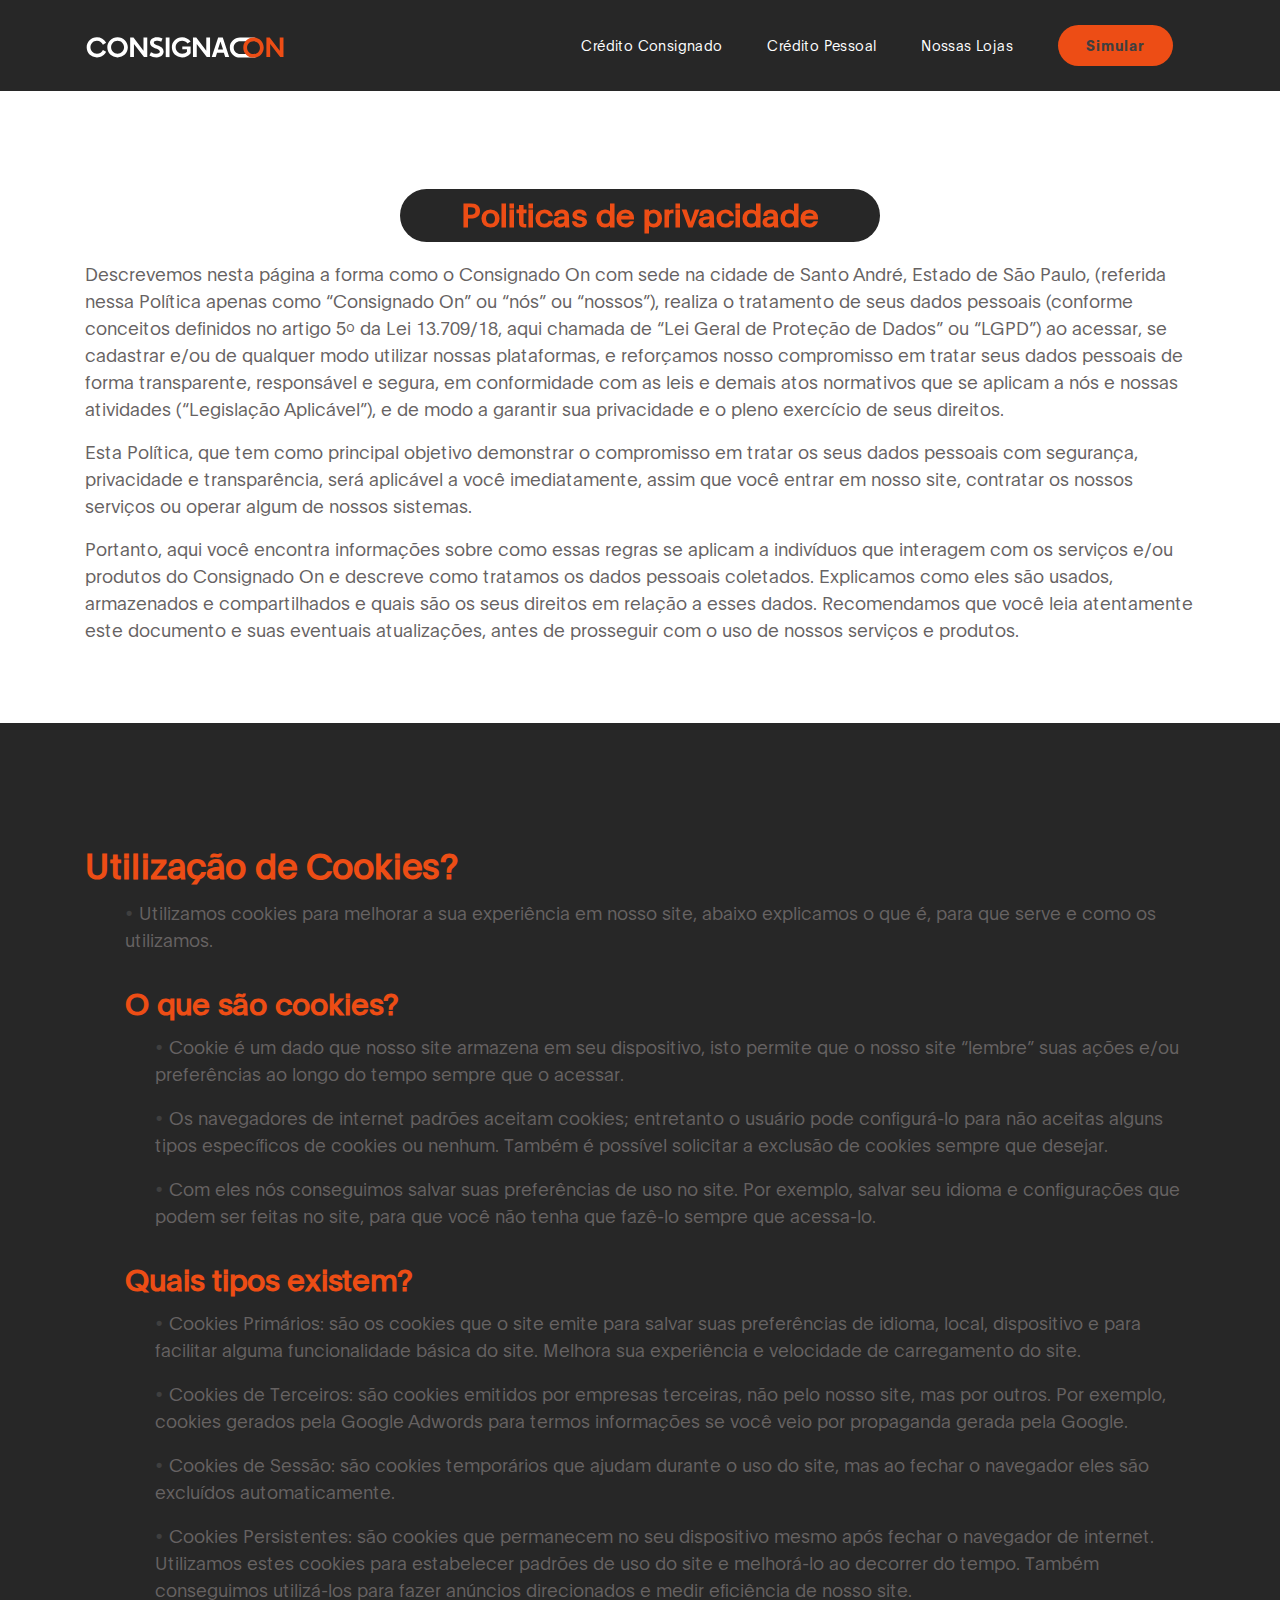
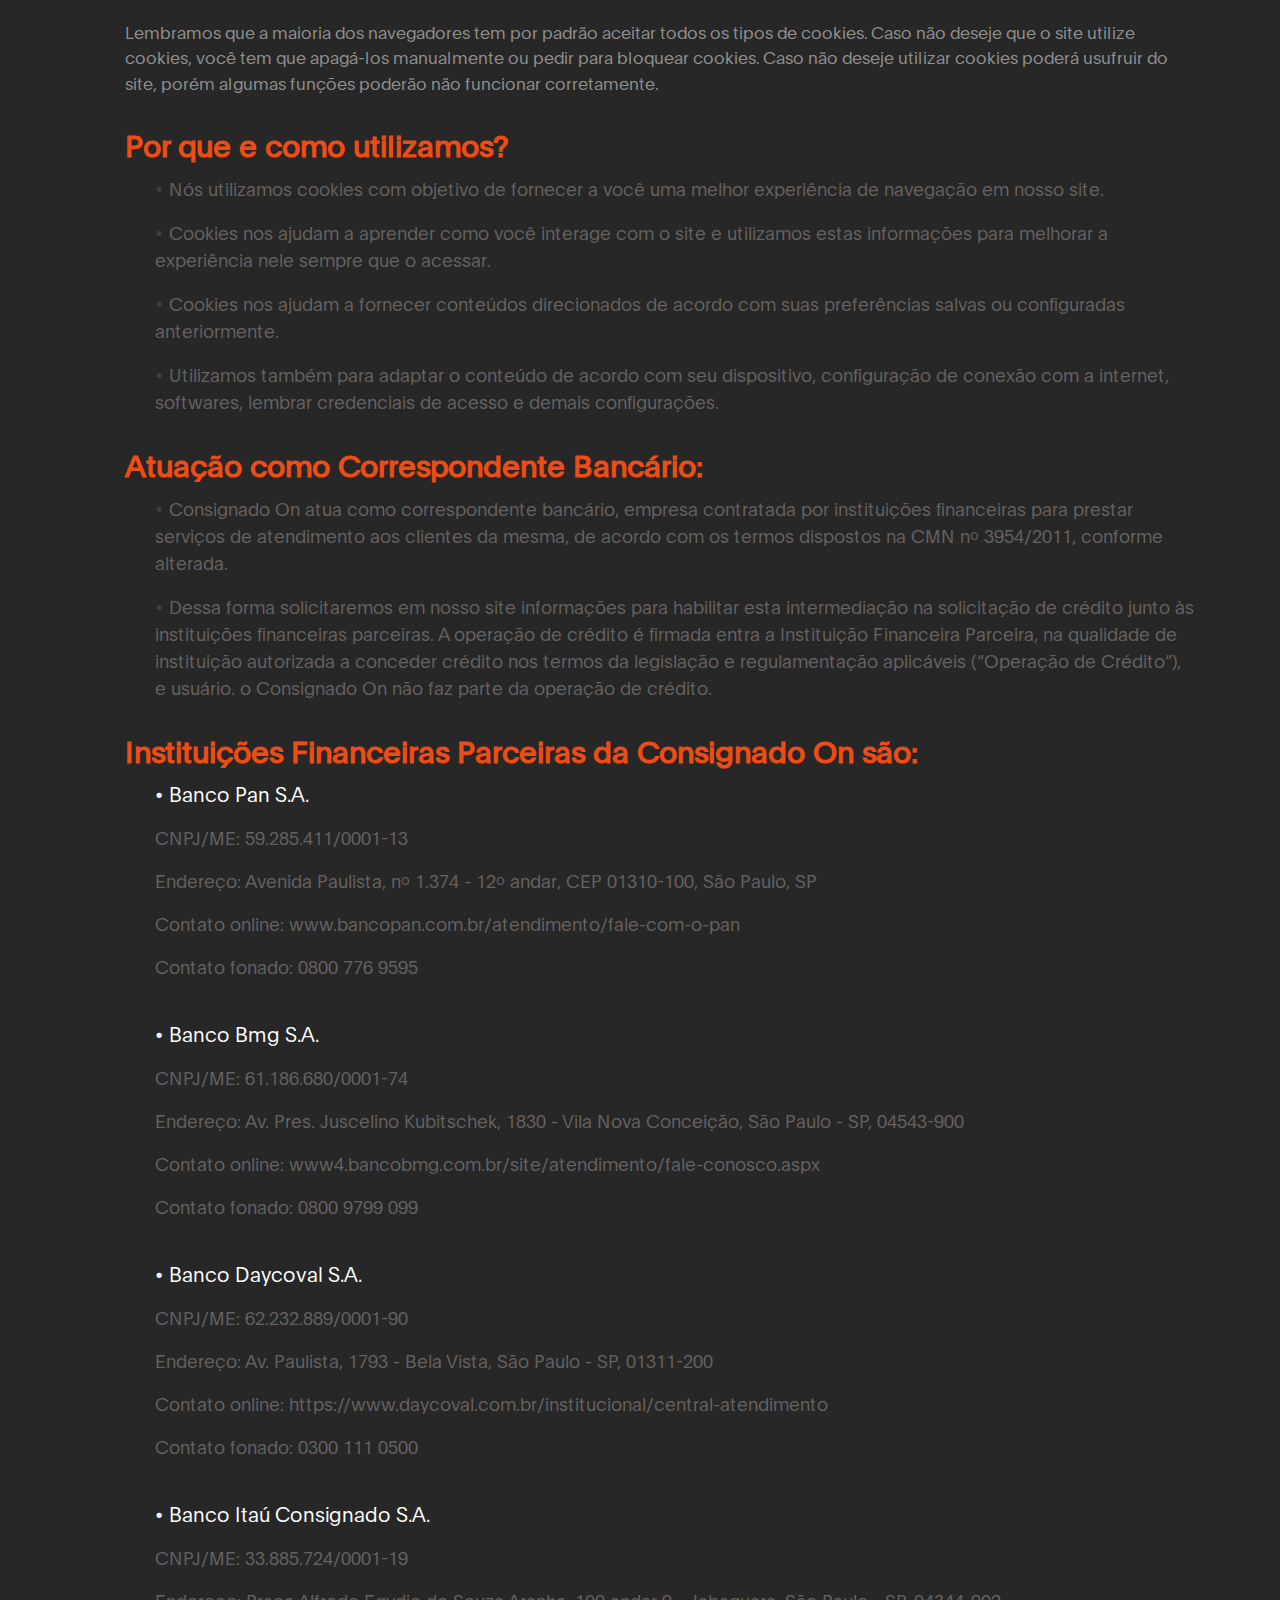
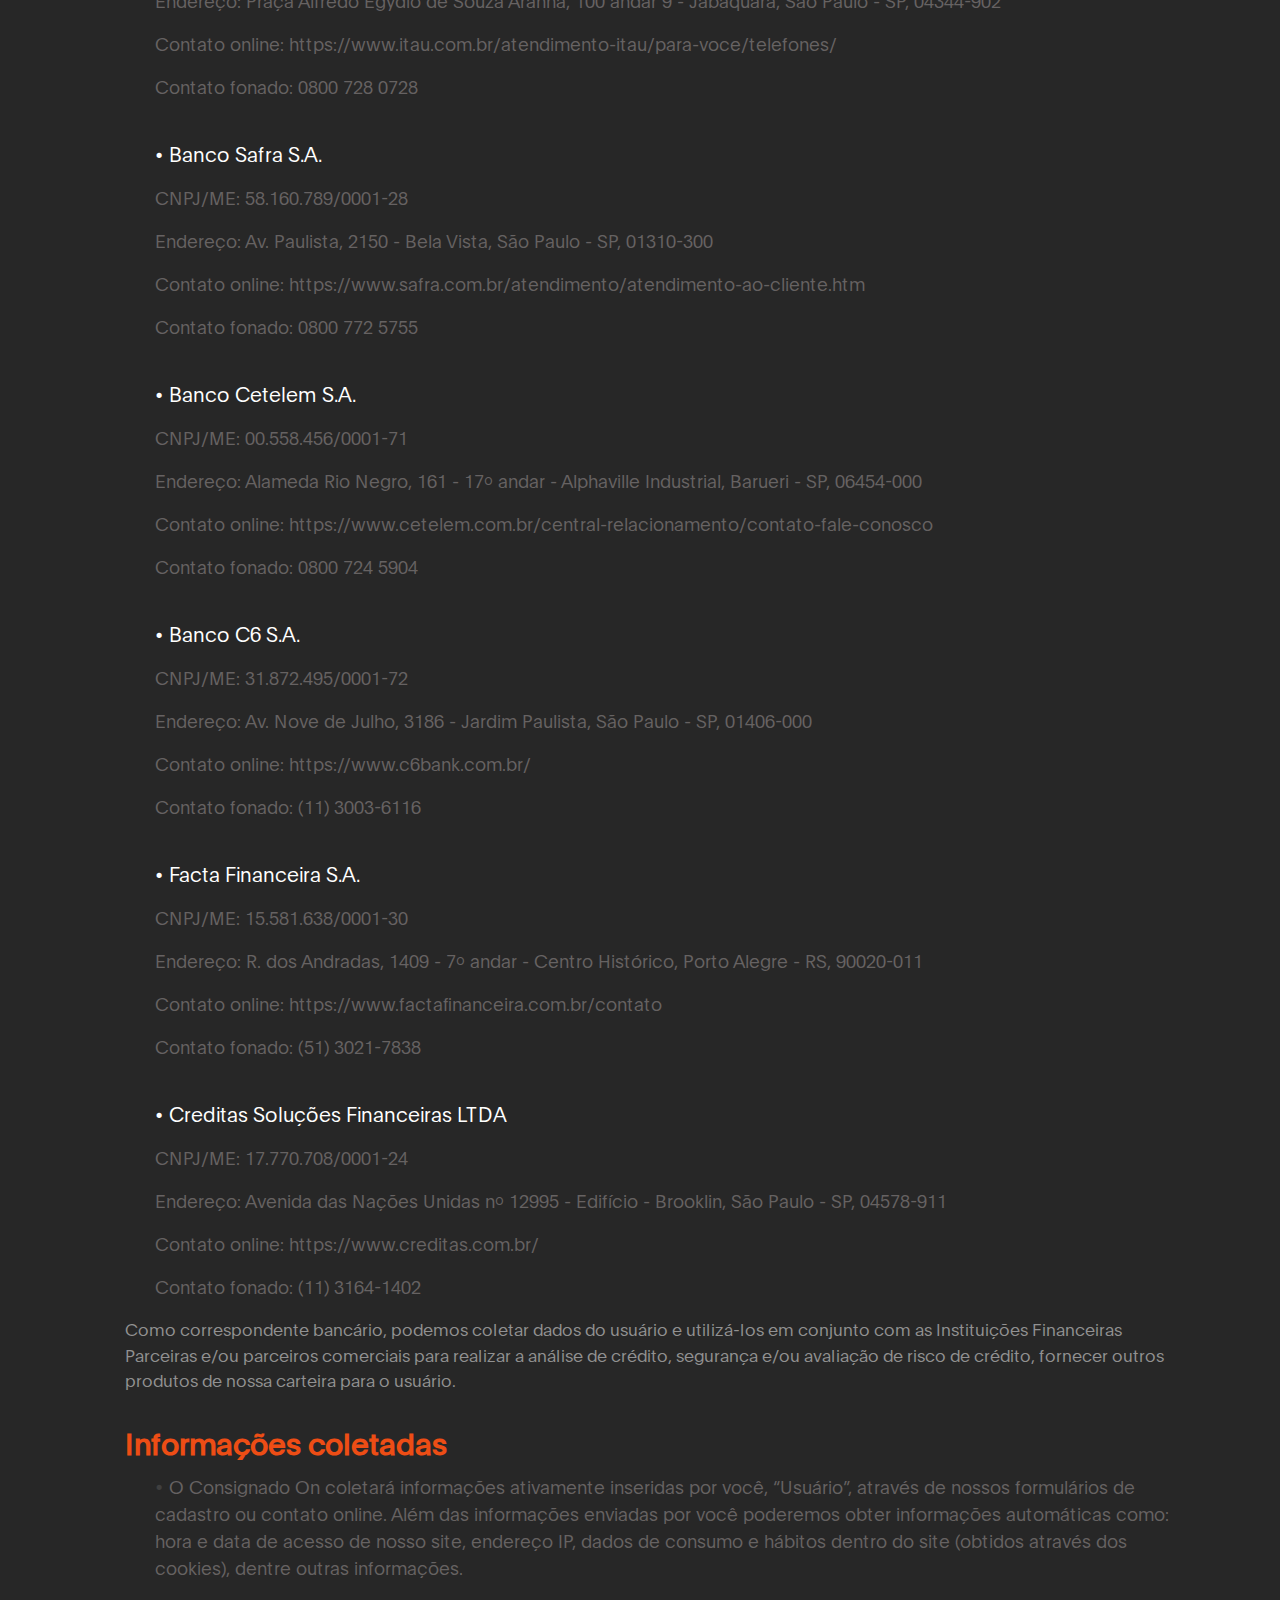
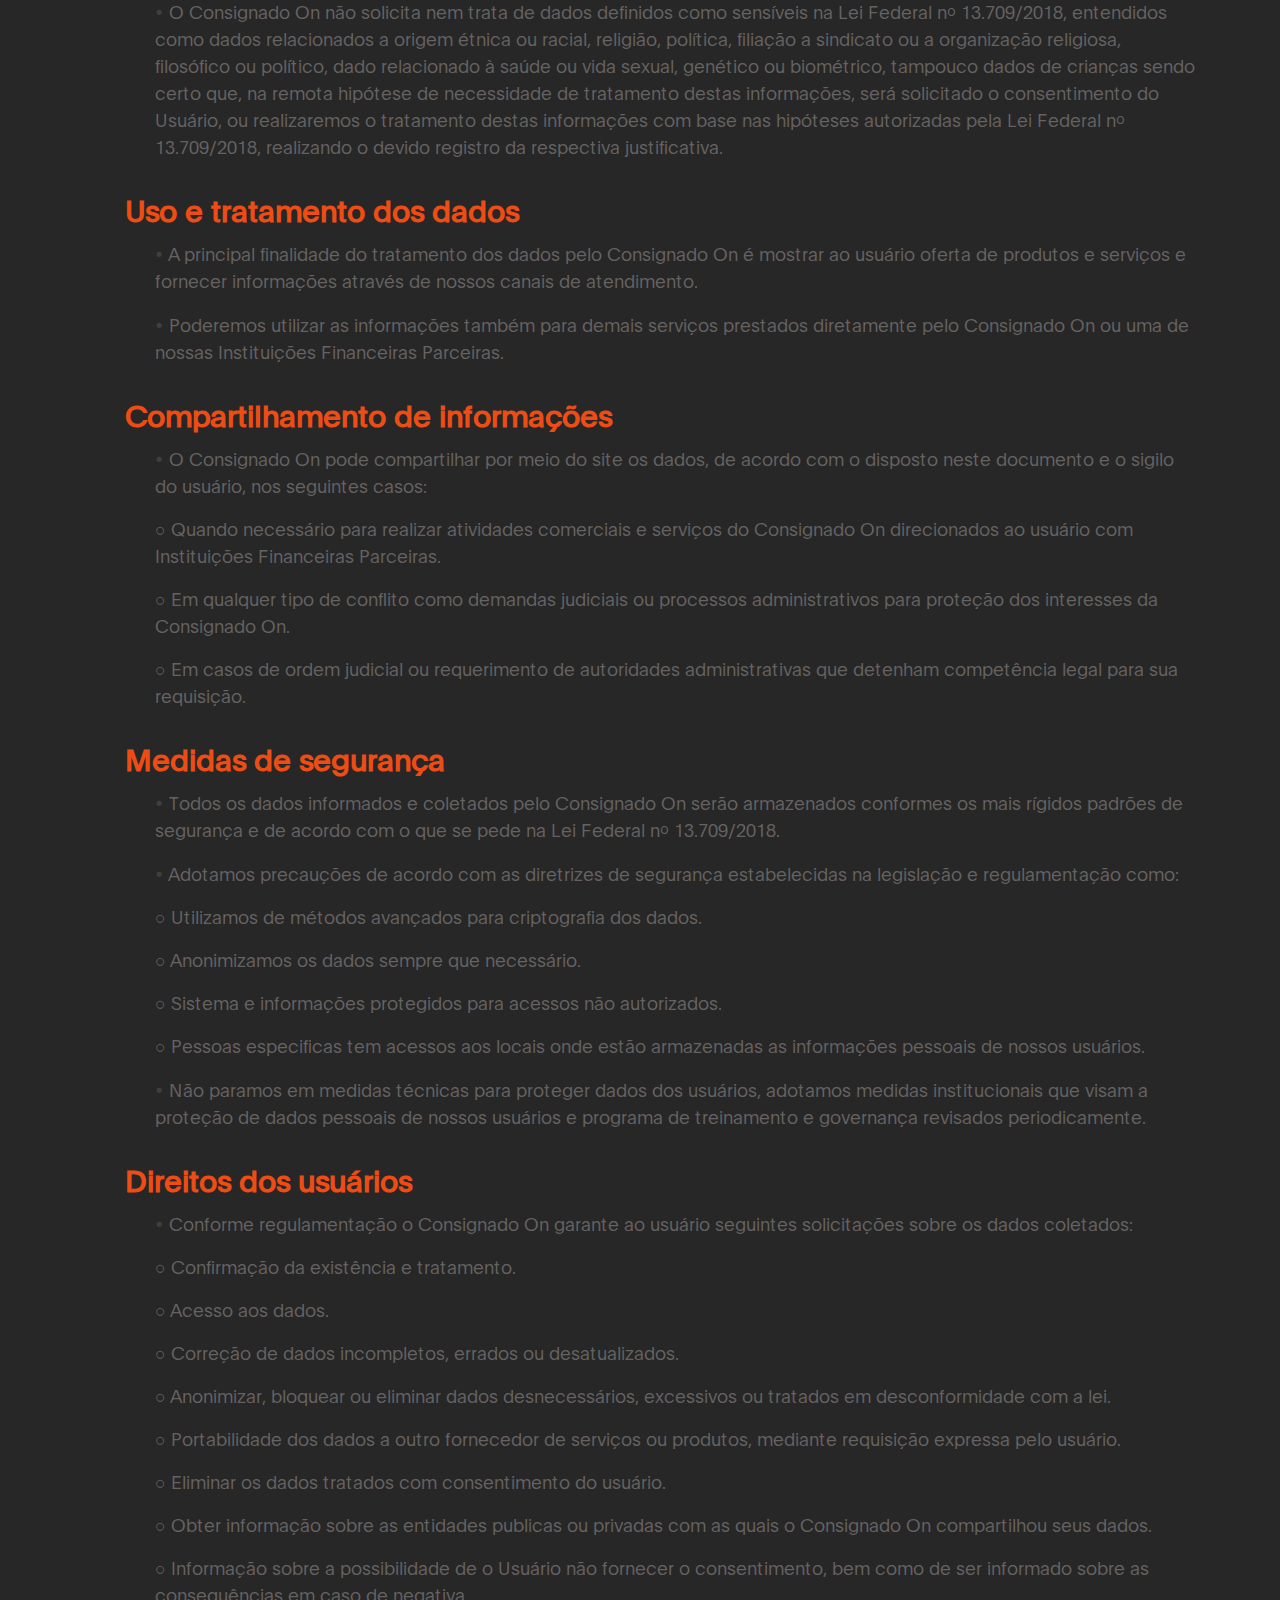
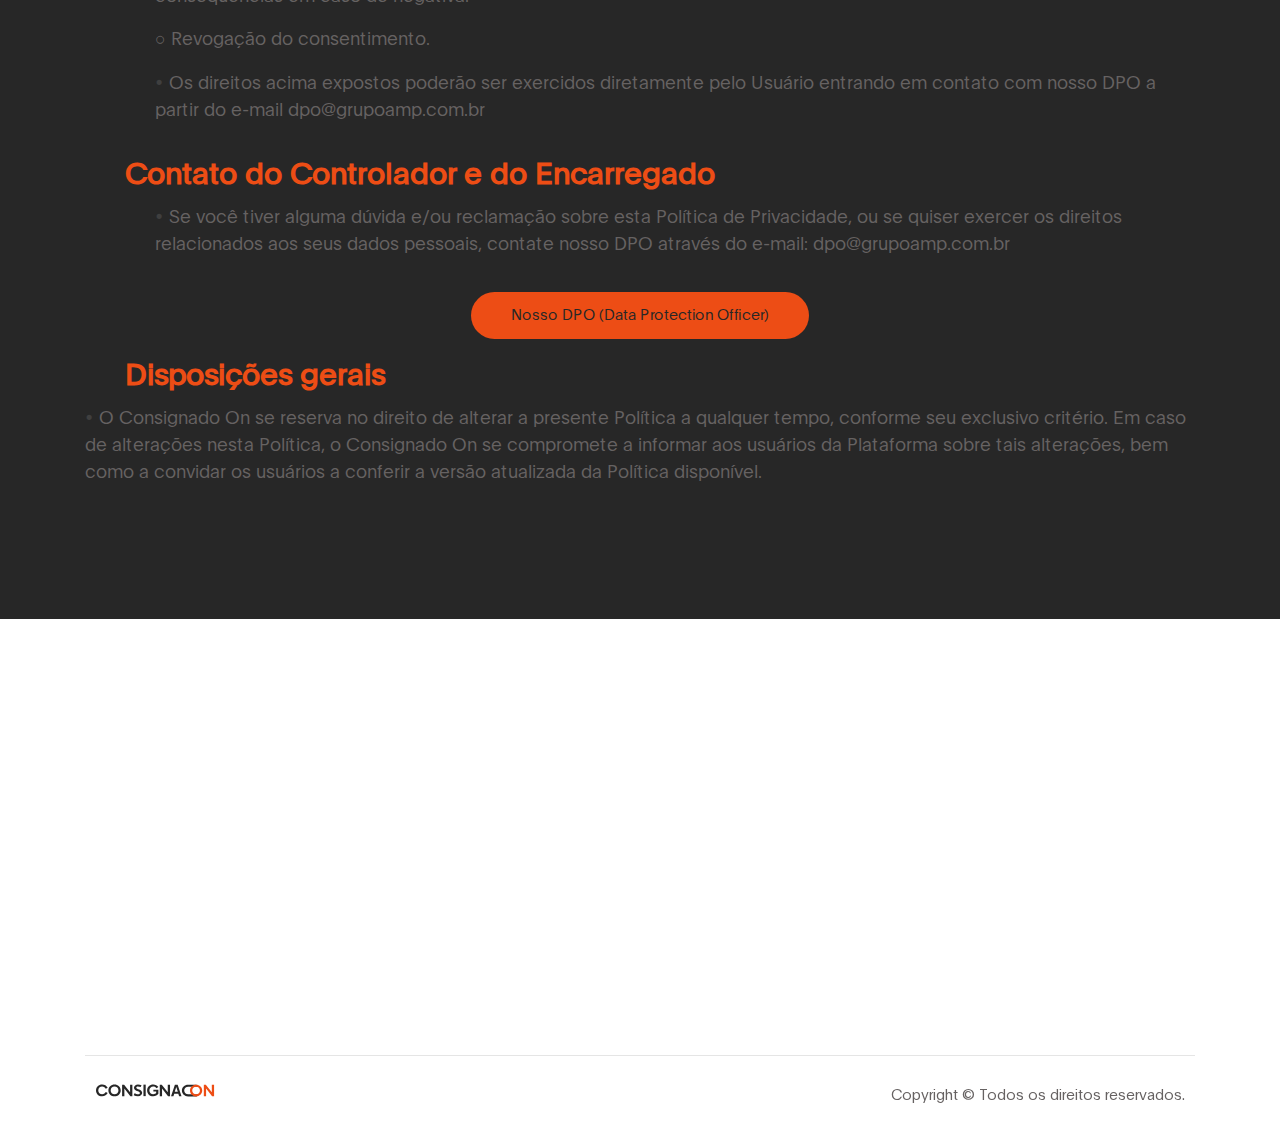
<file: policias-de-privacidade.html>
<!DOCTYPE html>
<html lang="en">
<head>
    <link rel="icon" type="image/x-icon" href="images/favicon.ico">
     <title>Consignado On - Politicas de Privacidade</title>

     <meta charset="UTF-8">
     <meta http-equiv="X-UA-Compatible" content="IE=Edge">
     <meta name="description" content="">
     <meta name="keywords" content="">
     <meta name="author" content="">
     <meta name="viewport" content="width=device-width, initial-scale=1, maximum-scale=1">

     <link rel="stylesheet" href="css/bootstrap.min.css">
     <link rel="stylesheet" href="css/font-awesome.min.css">
     <link rel="stylesheet" href="css/aos.css">
     <link rel="stylesheet" href="css/owl.carousel.min.css">
     <link rel="stylesheet" href="css/owl.theme.default.min.css">

     <link rel="stylesheet" href="css/style.css">

</head>
<body>

    <nav class="navbar navbar-expand-lg">
        <div class="container">
            <a class="navbar-brand" href="index.html">
              <img src="images/consignado-on-logo.svg" class="navbar-img" alt="">
            </a>

            <button class="navbar-toggler" type="button" data-toggle="collapse" data-target="#navbarNav" aria-controls="navbarNav" aria-expanded="false"
                aria-label="Toggle navigation">
                <span class="navbar-toggler-icon"></span>
            </button>

            <div class="collapse navbar-collapse" id="navbarNav">
              <ul class="navbar-nav ml-auto">
                  <li class="nav-item">
                      <a href="#" class="nav-link smoothScroll">Crédito Consignado</a>
                  </li>
                  <li class="nav-item">
                      <a href="#" class="nav-link smoothScroll">Crédito Pessoal</a>
                  </li>
                  <li class="nav-item">
                      <a href="nossas-lojas.html" class="nav-link">Nossas Lojas</a>
                  </li>
                  <li class="nav-item">
                      <a href="#" class="nav-link contact">Simular</a>
                  </li>
              </ul>
          </div>
      </div>
  </nav>


    
    <section id="team" class="section-passo" data-stellar-background-ratio="1" >
        <div class="container">
    
              <div class="text-center mb-2 mt-4" style="display: flex;justify-content: center;">
                <h2 class="text-paginas2" data-aos="fade-down">Politicas de privacidade</h2>

              </div>

              <div>
              <p class="p-politica">Descrevemos nesta página a forma como o Consignado On com sede na cidade de Santo André, Estado de São Paulo, (referida nessa Política apenas como “Consignado On” ou “nós” ou “nossos”), realiza o tratamento de seus dados pessoais (conforme conceitos definidos no artigo 5º da Lei 13.709/18, aqui chamada de “Lei Geral de Proteção de Dados” ou “LGPD”) ao acessar, se cadastrar e/ou de qualquer modo utilizar nossas plataformas, e reforçamos nosso compromisso em tratar seus dados pessoais de forma transparente, responsável e segura, em conformidade com as leis e demais atos normativos que se aplicam a nós e nossas atividades (“Legislação Aplicável”), e de modo a garantir sua privacidade e o pleno exercício de seus direitos.</p>
              <p class="p-politica">Esta Política, que tem como principal objetivo demonstrar o compromisso em tratar os seus dados pessoais com segurança, privacidade e transparência, será aplicável a você imediatamente, assim que você entrar em nosso site, contratar os nossos serviços ou operar algum de nossos sistemas.</p>
              <p class="p-politica">Portanto, aqui você encontra informações sobre como essas regras se aplicam a indivíduos que interagem com os serviços e/ou produtos do Consignado On e descreve como tratamos os dados pessoais coletados. Explicamos como eles são usados, armazenados e compartilhados e quais são os seus direitos em relação a esses dados. Recomendamos que você leia atentamente este documento e suas eventuais atualizações, antes de prosseguir com o uso de nossos serviços e produtos.</p>
              </div>
  

           </div>
        </div>
  </section>

  <section class="section-passo" data-stellar-background-ratio="2.5" style="background-color:#272727;">
        <div class="container">
           <div class="row">

                 <div class="col-md-12 col-sm-12 text-left">
                       <div class="politica" style="padding-top: 40px; padding-bottom:20px;">
                          <h2 style="color: #ed4d15; font-size: 35px; padding-top: 10px; font-weight: 600;">Utilização de Cookies?</h2>
                          <p class="p-politica" style=" padding-left: 40px;"><b style="font-size: 20px;">•</b> Utilizamos cookies para melhorar a sua experiência em nosso site, abaixo explicamos o que é, para que serve e como os utilizamos.</p>

                          <h2 style="padding-left: 40px; color: #ed4d15; font-size: 30px; padding-top: 10px; font-weight: 600;">O que são cookies?</h2>
                         <p style="padding-left: 70px;"><b style="font-size: 20px;">•</b> Cookie é um dado que nosso site armazena em seu dispositivo, isto permite que o nosso site “lembre” suas ações e/ou preferências ao longo do tempo sempre que o acessar.</p>
                         <p style="padding-left: 70px;"><b style="font-size: 20px;">•</b> Os navegadores de internet padrões aceitam cookies; entretanto o usuário pode configurá-lo para não aceitas alguns tipos específicos de cookies ou nenhum. Também é possível solicitar a exclusão de cookies sempre que desejar.</p>
                         <p style="padding-left: 70px;"><b style="font-size: 20px;">•</b> Com eles nós conseguimos salvar suas preferências de uso no site. Por exemplo, salvar seu idioma e configurações que podem ser feitas no site, para que você não tenha que fazê-lo sempre que acessa-lo.</p>

                         <h2 style="padding-left: 40px; color: #ed4d15; font-size: 30px; padding-top: 10px; font-weight: 600;">Quais tipos existem?</h2>
                         <p style="padding-left: 70px;"><b style="font-size: 20px;">•</b> Cookies Primários: são os cookies que o site emite para salvar suas preferências de idioma, local, dispositivo e para facilitar alguma funcionalidade básica do site. Melhora sua experiência e velocidade de carregamento do site.</p>
                         <p style="padding-left: 70px;"><b style="font-size: 20px;">•</b> Cookies de Terceiros: são cookies emitidos por empresas terceiras, não pelo nosso site, mas por outros. Por exemplo, cookies gerados pela Google Adwords para termos informações se você veio por propaganda gerada pela Google.</p>
                         <p style="padding-left: 70px;"><b style="font-size: 20px;">•</b> Cookies de Sessão: são cookies temporários que ajudam durante o uso do site, mas ao fechar o navegador eles são excluídos automaticamente.</p>
                         <p style="padding-left: 70px;"><b style="font-size: 20px;">•</b> Cookies Persistentes: são cookies que permanecem no seu dispositivo mesmo após fechar o navegador de internet. Utilizamos estes cookies para estabelecer padrões de uso do site e melhorá-lo ao decorrer do tempo. Também conseguimos utilizá-los para fazer anúncios direcionados e medir eficiência de nosso site.</p>
                         
                         <p class="p-politica" style="padding-left: 40px; font-size: 17px; "><b style="color: rgb(145, 145, 145)"> Lembramos que a maioria dos navegadores tem por padrão aceitar todos os tipos de cookies. Caso não deseje que o site utilize cookies, você tem que apagá-los manualmente ou pedir para bloquear cookies. Caso não deseje utilizar cookies poderá usufruir do site, porém algumas funções poderão não funcionar corretamente.</b></p>

                         <h2 style="padding-left: 40px;color: #ed4d15; font-size: 30px; padding-top: 10px; font-weight: 600;">Por que e como utilizamos?</h2>
                         <p style="padding-left: 70px;"><b style="font-size: 20px;">•</b> Nós utilizamos cookies com objetivo de fornecer a você uma melhor experiência de navegação em nosso site.</p>
                         <p style="padding-left: 70px;"><b style="font-size: 20px;">•</b> Cookies nos ajudam a aprender como você interage com o site e utilizamos estas informações para melhorar a experiência nele sempre que o acessar.</p>
                         <p style="padding-left: 70px;"><b style="font-size: 20px;">•</b> Cookies nos ajudam a fornecer conteúdos direcionados de acordo com suas preferências salvas ou configuradas anteriormente.</p>
                         <p style="padding-left: 70px;"><b style="font-size: 20px;">•</b> Utilizamos também para adaptar o conteúdo de acordo com seu dispositivo, configuração de conexão com a internet, softwares, lembrar credenciais de acesso e demais configurações.</p>
                         
                         <h2 style="padding-left: 40px;color: #ed4d15; font-size: 30px; padding-top: 10px; font-weight: 600;">Atuação como Correspondente Bancário:</h2>
                         <p style="padding-left: 70px;"><b style="font-size: 20px;">•</b> Consignado On atua como correspondente bancário, empresa contratada por instituições financeiras para prestar serviços de atendimento aos clientes da mesma, de acordo com os termos dispostos na CMN nº 3954/2011, conforme alterada.</p>
                         <p style="padding-left: 70px;"><b style="font-size: 20px;">•</b> Dessa forma solicitaremos em nosso site informações para habilitar esta intermediação na solicitação de crédito junto às instituições financeiras parceiras. A operação de crédito é firmada entra a Instituição Financeira Parceira, na qualidade de instituição autorizada a conceder crédito nos termos da legislação e regulamentação aplicáveis (“Operação de Crédito”), e usuário. o Consignado On não faz parte da operação de crédito.</p>

                         <h2 style="padding-left: 40px;color: #ed4d15; font-size: 30px; padding-top: 10px; font-weight: 600;">Instituições Financeiras Parceiras da Consignado On são:</h2>
                         <p style="padding-left: 70px;"><b style="font-size: 20px; color: #fff;">• Banco Pan S.A.</b></p>
                         <p style="padding-left: 70px;"> CNPJ/ME: 59.285.411/0001-13</p>
                         <p style="padding-left: 70px;"> Endereço: Avenida Paulista, nº 1.374 - 12º andar, CEP 01310-100, São Paulo, SP</p>
                         <p style="padding-left: 70px;"> Contato online: www.bancopan.com.br/atendimento/fale-com-o-pan</p>
                         <p style="padding-left: 70px;"> Contato fonado: 0800 776 9595</p>
                           <br>
                         <p style="padding-left: 70px;"><b style="font-size: 20px; color: #fff;">• Banco Bmg S.A.</b></p>
                         <p style="padding-left: 70px;"> CNPJ/ME: 61.186.680/0001-74</p>
                         <p style="padding-left: 70px;"> Endereço: Av. Pres. Juscelino Kubitschek, 1830 - Vila Nova Conceição, São Paulo - SP, 04543-900</p>
                         <p style="padding-left: 70px;"> Contato online: www4.bancobmg.com.br/site/atendimento/fale-conosco.aspx</p>
                         <p style="padding-left: 70px;"> Contato fonado: 0800 9799 099</p>
                           <br>
                         <p style="padding-left: 70px;"><b style="font-size: 20px; color: #fff;">• Banco Daycoval S.A.</b></p>
                         <p style="padding-left: 70px;"> CNPJ/ME: 62.232.889/0001-90</p>
                         <p style="padding-left: 70px;"> Endereço: Av. Paulista, 1793 - Bela Vista, São Paulo - SP, 01311-200</p>
                         <p style="padding-left: 70px;"> Contato online: https://www.daycoval.com.br/institucional/central-atendimento</p>
                         <p style="padding-left: 70px;"> Contato fonado: 0300 111 0500</p>
                         <br>
                         <p style="padding-left: 70px;"><b style="font-size: 20px; color: #fff;">• Banco Itaú Consignado S.A.</b></p>
                         <p style="padding-left: 70px;"> CNPJ/ME: 33.885.724/0001-19</p>
                         <p style="padding-left: 70px;"> Endereço: Praça Alfredo Egydio de Souza Aranha, 100 andar 9 - Jabaquara, São Paulo - SP, 04344-902</p>
                         <p style="padding-left: 70px;"> Contato online: https://www.itau.com.br/atendimento-itau/para-voce/telefones/</p>
                         <p style="padding-left: 70px;"> Contato fonado: 0800 728 0728</p>
                         <br>
                         <p style="padding-left: 70px;"><b style="font-size: 20px; color: #fff;">• Banco Safra S.A.</b></p>
                         <p style="padding-left: 70px;"> CNPJ/ME: 58.160.789/0001-28</p>
                         <p style="padding-left: 70px;"> Endereço: Av. Paulista, 2150 - Bela Vista, São Paulo - SP, 01310-300</p>
                         <p style="padding-left: 70px;"> Contato online: https://www.safra.com.br/atendimento/atendimento-ao-cliente.htm</p>
                         <p style="padding-left: 70px;"> Contato fonado: 0800 772 5755</p>
                         <br>
                         <p style="padding-left: 70px;"><b style="font-size: 20px; color: #fff; color: #fff;" >• Banco Cetelem S.A.</b></p>
                         <p style="padding-left: 70px;"> CNPJ/ME: 00.558.456/0001-71</p>
                         <p style="padding-left: 70px;"> Endereço: Alameda Rio Negro, 161 - 17º andar - Alphaville Industrial, Barueri - SP, 06454-000</p>
                         <p style="padding-left: 70px;"> Contato online: https://www.cetelem.com.br/central-relacionamento/contato-fale-conosco</p>
                         <p style="padding-left: 70px;"> Contato fonado: 0800 724 5904</p>
                         <br>
                         <p style="padding-left: 70px;"><b style="font-size: 20px; color: #fff;">• Banco C6 S.A.</b></p>
                         <p style="padding-left: 70px;"> CNPJ/ME: 31.872.495/0001-72</p>
                         <p style="padding-left: 70px;"> Endereço: Av. Nove de Julho, 3186 - Jardim Paulista, São Paulo - SP, 01406-000</p>
                         <p style="padding-left: 70px;"> Contato online: https://www.c6bank.com.br/</p>
                         <p style="padding-left: 70px;"> Contato fonado: (11) 3003-6116</p>
                         <br>
                         <p style="padding-left: 70px;"><b style="font-size: 20px; color: #fff;">• Facta Financeira S.A.</b></p>
                         <p style="padding-left: 70px;"> CNPJ/ME: 15.581.638/0001-30</p>
                         <p style="padding-left: 70px;"> Endereço: R. dos Andradas, 1409 - 7º andar - Centro Histórico, Porto Alegre - RS, 90020-011</p>
                         <p style="padding-left: 70px;"> Contato online: https://www.factafinanceira.com.br/contato</p>
                         <p style="padding-left: 70px;"> Contato fonado: (51) 3021-7838</p>
                         <br>
                         <p style="padding-left: 70px;"><b style="font-size: 20px; color: #fff;">• Creditas Soluções Financeiras LTDA</b></p>
                         <p style="padding-left: 70px;"> CNPJ/ME: 17.770.708/0001-24</p>
                         <p style="padding-left: 70px;"> Endereço: Avenida das Nações Unidas nº 12995 - Edifício - Brooklin, São Paulo - SP, 04578-911</p>
                         <p style="padding-left: 70px;"> Contato online: https://www.creditas.com.br/</p>
                         <p style="padding-left: 70px;"> Contato fonado: (11) 3164-1402</p>
                           
                         <p class="p-politica" style="padding-left: 40px; font-size: 17px;"><b style="color: rgb(145, 145, 145)">Como correspondente bancário, podemos coletar dados do usuário e utilizá-los em conjunto com as Instituições Financeiras Parceiras e/ou parceiros comerciais para realizar a análise de crédito, segurança e/ou avaliação de risco de crédito, fornecer outros produtos de nossa carteira para o usuário.</b></p>

                           <h2 style="padding-left: 40px;color: #ed4d15; font-size: 30px; padding-top: 10px; font-weight: 600;">Informações coletadas</h2>
                           <p style="padding-left: 70px;"><b style="font-size: 20px;">•</b> O Consignado On coletará informações ativamente inseridas por você, “Usuário”, através de nossos formulários de cadastro ou contato online. Além das informações enviadas por você poderemos obter informações automáticas como: hora e data de acesso de nosso site, endereço IP, dados de consumo e hábitos dentro do site (obtidos através dos cookies), dentre outras informações.</p>
                           <p style="padding-left: 70px;"><b style="font-size: 20px;">•</b> O Consignado On não solicita nem trata de dados definidos como sensíveis na Lei Federal nº 13.709/2018, entendidos como dados relacionados a origem étnica ou racial, religião, política, filiação a sindicato ou a organização religiosa, filosófico ou político, dado relacionado à saúde ou vida sexual, genético ou biométrico, tampouco dados de crianças sendo certo que, na remota hipótese de necessidade de tratamento destas informações, será solicitado o consentimento do Usuário, ou realizaremos o tratamento destas informações com base nas hipóteses autorizadas pela Lei Federal nº 13.709/2018, realizando o devido registro da respectiva justificativa.</p>

                           <h2 style="padding-left: 40px;color: #ed4d15; font-size: 30px; padding-top: 10px; font-weight: 600;">Uso e tratamento dos dados</h2>
                           <p style="padding-left: 70px;"><b style="font-size: 20px;">•</b> A principal finalidade do tratamento dos dados pelo Consignado On é mostrar ao usuário oferta de produtos e serviços e fornecer informações através de nossos canais de atendimento.</p>
                           <p style="padding-left: 70px;"><b style="font-size: 20px;">•</b> Poderemos utilizar as informações também para demais serviços prestados diretamente pelo Consignado On ou uma de nossas Instituições Financeiras Parceiras.</p>

                           <h2 style="padding-left: 40px;color: #ed4d15; font-size: 30px; padding-top: 10px; font-weight: 600;">Compartilhamento de informações</h2>
                           <p style="padding-left: 70px;"><b style="font-size: 20px;">•</b> O Consignado On pode compartilhar por meio do site os dados, de acordo com o disposto neste documento e o sigilo do usuário, nos seguintes casos:</p>
                           <p style="padding-left: 70px;" style="padding-left:70px ;"> ○ Quando necessário para realizar atividades comerciais e serviços do Consignado On direcionados ao usuário com Instituições Financeiras Parceiras.</p>
                           <p style="padding-left: 70px;" style="padding-left:70px ;"> ○ Em qualquer tipo de conflito como demandas judiciais ou processos administrativos para proteção dos interesses da Consignado On.</p>
                           <p style="padding-left: 70px;" style="padding-left:70px ;"> ○ Em casos de ordem judicial ou requerimento de autoridades administrativas que detenham competência legal para sua requisição. </p>

                           <h2 style="padding-left: 40px;color: #ed4d15; font-size: 30px; padding-top: 10px; font-weight: 600;">Medidas de segurança</h2>
                           <p style="padding-left: 70px;"><b style="font-size: 20px;">•</b> Todos os dados informados e coletados pelo Consignado On serão armazenados conformes os mais rígidos padrões de segurança e de acordo com o que se pede na Lei Federal nº 13.709/2018.</p>
                           <p style="padding-left: 70px;"><b style="font-size: 20px;">•</b> Adotamos precauções de acordo com as diretrizes de segurança estabelecidas na legislação e regulamentação como:</p>
                           <p style="padding-left: 70px;" style="padding-left:70px ;"> ○ Utilizamos de métodos avançados para criptografia dos dados.</p>
                           <p style="padding-left: 70px;" style="padding-left:70px ;"> ○ Anonimizamos os dados sempre que necessário.</p>
                           <p style="padding-left: 70px;" style="padding-left:70px ;"> ○ Sistema e informações protegidos para acessos não autorizados. </p>
                           <p style="padding-left: 70px;" style="padding-left:70px ;"> ○ Pessoas especificas tem acessos aos locais onde estão armazenadas as informações pessoais de nossos usuários. </p>
                           <p style="padding-left: 70px;"><b style="font-size: 20px;">•</b> Não paramos em medidas técnicas para proteger dados dos usuários, adotamos medidas institucionais que visam a proteção de dados pessoais de nossos usuários e programa de treinamento e governança revisados periodicamente.</p>

                           <h2 style="padding-left: 40px;color: #ed4d15; font-size: 30px; padding-top: 10px; font-weight: 600;">Direitos dos usuários</h2>
                           <p style="padding-left: 70px;"><b style="font-size: 20px;">•</b> Conforme regulamentação o Consignado On garante ao usuário seguintes solicitações sobre os dados coletados:</p>
                           <p style="padding-left: 70px;" style="padding-left:70px ;"> ○ Confirmação da existência e tratamento.</p>
                           <p style="padding-left: 70px;" style="padding-left:70px ;"> ○ Acesso aos dados.</p>
                           <p style="padding-left: 70px;" style="padding-left:70px ;"> ○ Correção de dados incompletos, errados ou desatualizados. </p>
                           <p style="padding-left: 70px;" style="padding-left:70px ;"> ○ Anonimizar, bloquear ou eliminar dados desnecessários, excessivos ou tratados em desconformidade com a lei. </p>
                           <p style="padding-left: 70px;" style="padding-left:70px ;"> ○ Portabilidade dos dados a outro fornecedor de serviços ou produtos, mediante requisição expressa pelo usuário. </p>
                           <p style="padding-left: 70px;" style="padding-left:70px ;"> ○ Eliminar os dados tratados com consentimento do usuário. </p>
                           <p style="padding-left: 70px;" style="padding-left:70px ;"> ○ Obter informação sobre as entidades publicas ou privadas com as quais o Consignado On compartilhou seus dados. </p>
                           <p style="padding-left: 70px;" style="padding-left:70px ;"> ○ Informação sobre a possibilidade de o Usuário não fornecer o consentimento, bem como de ser informado sobre as consequências em caso de negativa. </p>
                           <p style="padding-left: 70px;" style="padding-left:70px ;"> ○ Revogação do consentimento. </p>
                           <p style="padding-left: 70px;"><b style="font-size: 20px;">•</b> Os direitos acima expostos poderão ser exercidos diretamente pelo Usuário entrando em contato com nosso DPO a partir do e-mail dpo@grupoamp.com.br  </p>

                           <h2 style="padding-left: 40px;color: #ed4d15; font-size: 30px; padding-top: 10px; font-weight: 600;">Contato do Controlador e do Encarregado</h2>
                           <p style="padding-left: 70px;"><b style="font-size: 20px;">•</b> Se você tiver alguma dúvida e/ou reclamação sobre esta Política de Privacidade, ou se quiser exercer os direitos relacionados aos seus dados pessoais, contate nosso DPO através do e-mail: dpo@grupoamp.com.br</p>
                     </div>
                     
                        <div style="display: flex; justify-content:center;"> 
                           <a href="dpo.html" class="btn-dpo">Nosso DPO (Data Protection Officer)</a>
                        </div>

                     <div class="politica" style="padding-bottom:55px;">

                      <h2 style="padding-left: 40px;color: #ed4d15; font-size: 30px; padding-top: 10px; font-weight: 600;">Disposições gerais</h2>
                           <p class="p-politica p-politica2"><b style="font-size: 20px;">•</b> O Consignado On se reserva no direito de alterar a presente Política a qualquer tempo, conforme seu exclusivo critério. Em caso de alterações nesta Política, o Consignado On se compromete a informar aos usuários da Plataforma sobre tais alterações, bem como a convidar os usuários a conferir a versão atualizada da Política disponível.</p>
                           

                     </div>

                    </div>


       
               </div>
               </div>
          </div>
     </section>
 
  



     <footer class="section-footer">
      <div class="container">
        <div class="row row-footer">
            <p style="font-size: 14px;" data-aos="fade-up" class="description-footer">VIEIRA SERVICO DE DIGITACAO EIRELI EPP da marca "Consignado On" é correspondente bancário credenciado em diversas instituições financeiras. O crédito é sujeito a margem consignável disponível e adequação à política de concessão estabelecida por cada instituição. Valores de parcelas, prazos, taxa de juros, tarifas e CET (Custo Efetivo Total) podem variar conforme o INSS e a qualquer tempo. Taxa de Juros máxima de 2,14 a.m. e/ou 28,88 a.a. Todas as operações de crédito têm incidência de IOF, conforme legislação vigente. É direito ao mutuário o pagamento antecipado a qualquer tempo.</p>
            <div class="col-lg-4 col-md-6 col-12"  data-aos="fade-up" data-aos-delay="200">
                <h2 class="my-4 h4-footer" style="font-size: 25px; font-weight: 900;">Consignado On</h2>
    
                <p class="mb-1 p-footer" style="width:90%;">
                 Consignado On, correspondente autorizado de mais de 30 bancos. Reconhecido pela agilidade na elaboração dos contratos e na liberação do crédito ao cliente.
                </p>
                <ul class="social-icon" style="margin: 0; padding:0; padding-top: 10px;">
                    <li><a href="#" class="fa fa-whatsapp"></a></li>
                    <li><a href="#" class="fa fa-instagram"></a></li>
                    <li><a href="#" class="fa fa-facebook"></a></li>
                  </ul>
    
             
              </div>


          <div class="col-lg-4 col-md-6 col-12" data-aos="fade-up" data-aos-delay="300">
            <h2 class="my-4" style="font-size: 25px; font-weight: 900;">Veja Também</h2>

            <a href="nossas-lojas.html"><p class="a-footer"> Nossas Lojas</p></a>
            <a href="policias-de-privacidade.html"><p class="a-footer">Politicas de Privacidade</p></a>
            <a href="termos-de-uso.html"><p class="a-footer">Termos de Uso</p></a>
            <a href="dpo.html"><p class="a-footer">Nosso DPO</p></a>
          </div>


          <div class="col-lg-4 col-md-6 col-12" data-aos="fade-up" data-aos-delay="200">
            <h2 class="my-4" style="font-size: 25px; font-weight: 900;">Contato</h2>

            <a href="#">
            <p class="mb-1 a-footer">
              <i class="fa fa-phone mr-2 footer-icon"></i> 
              (19) 3236-0823
            </p>
            </a>

           
              <a href="#">
                <p class="a-footer">
                <i class="fa fa-envelope mr-2 footer-icon"></i>
                contato@consignadoon.com.br
                </p>
              </a>
           

              <p class="p-footer">VIEIRA SERVICO DE DIGITACAO EIRELI EPP<br>
                Rua Orlando Hardt, 125 - Sala 105 <br>
                Jardim Pereira do Amparo - Jacareí - SP</p>
          </div>

        </div>

        <hr>

        <div class="row row-footer">

          <div class="col-md-6" >
            <a href="index.html">
          <img class="img-footer" src="images/consignado-black.svg" alt=""></a>
        </div>

        <div class="col-md-6">
          <p class="text-footer">Copyright © Todos os direitos reservados.</p>
        </div>
 
    </div>
    </div>
    </div>
    </footer>


     <!-- SCRIPTS -->
     <script src="js/jquery.min.js"></script>
     <script src="js/bootstrap.min.js"></script>
     <script src="js/aos.js"></script>
     <script src="js/owl.carousel.min.js"></script>
     <script src="js/smoothscroll.js"></script>
     <script src="js/custom.js"></script>

</body>
</html>
</file>
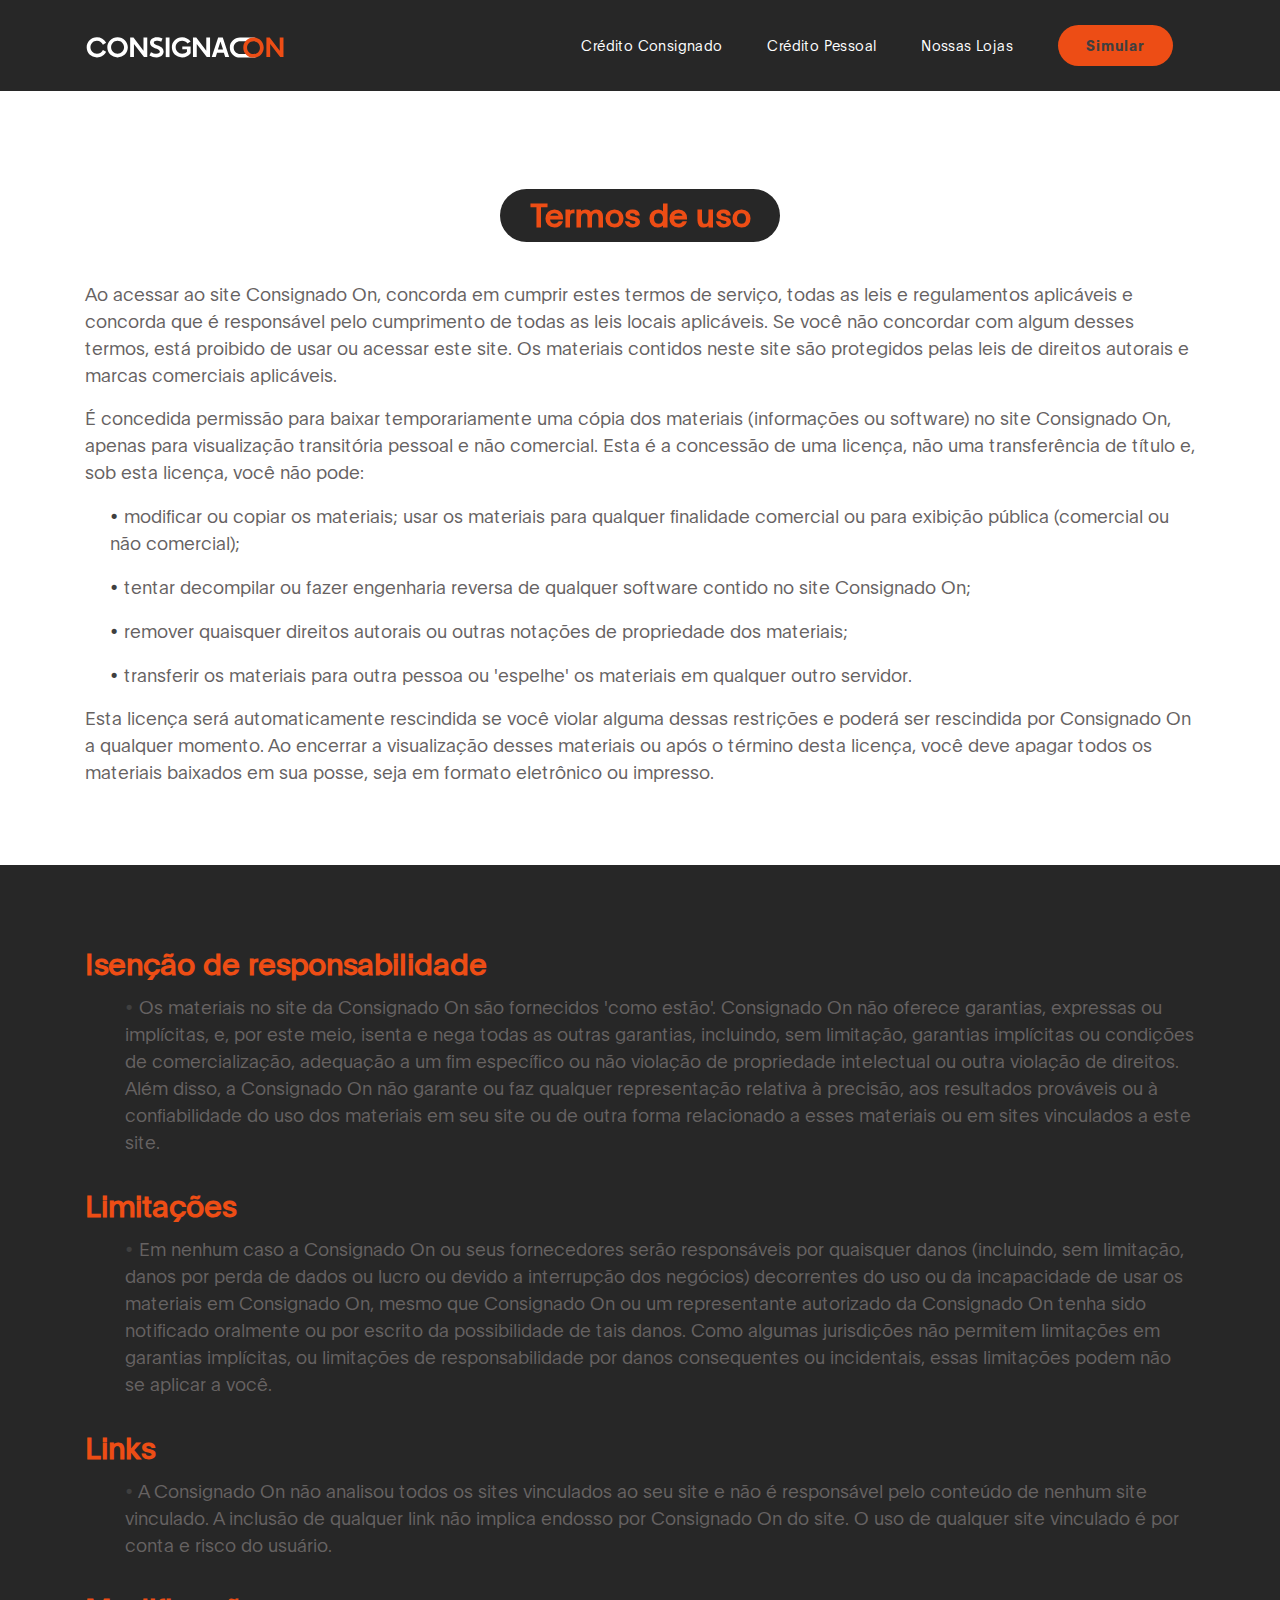
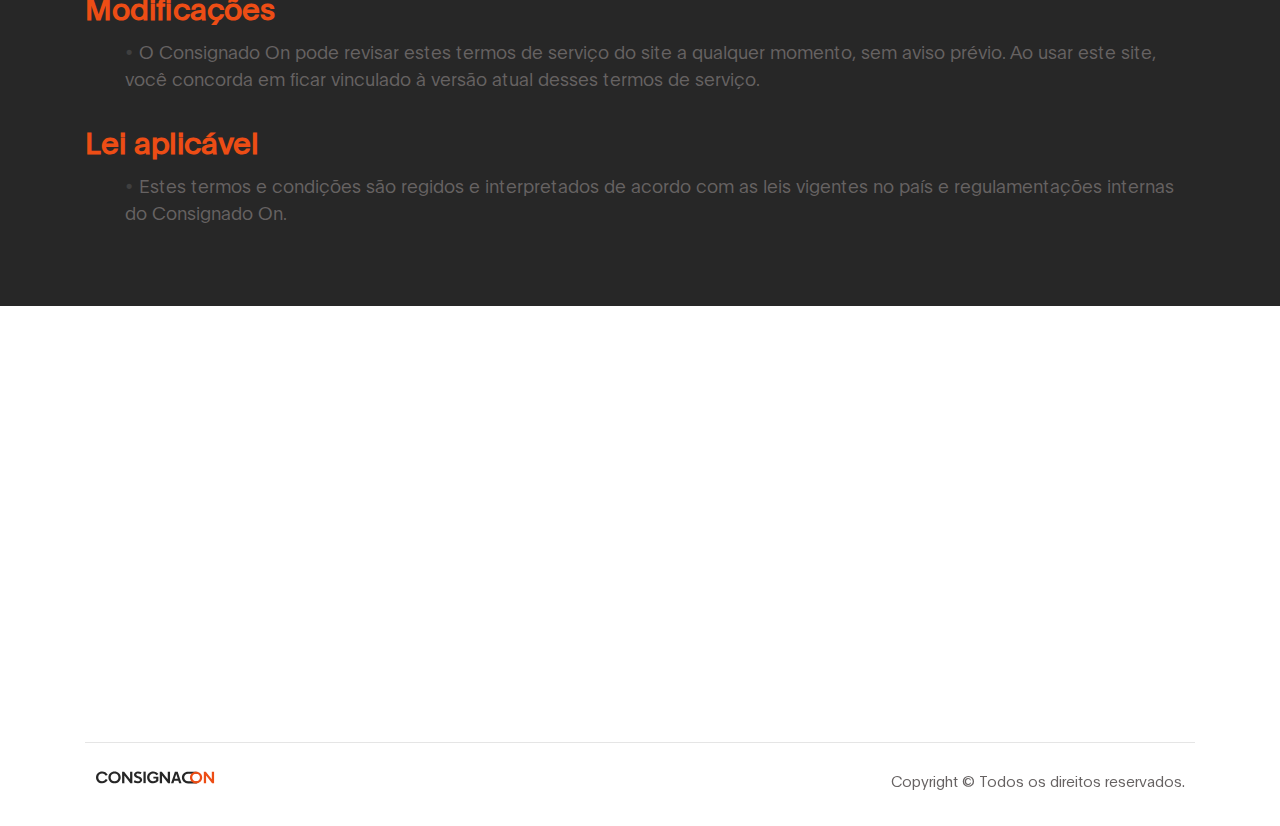
<file: termos-de-uso.html>
<!DOCTYPE html>
<html lang="en">
<head>
    <link rel="icon" type="image/x-icon" href="images/favicon.ico">
     <title>Consignado On - Termos de Uso</title>

     <meta charset="UTF-8">
     <meta http-equiv="X-UA-Compatible" content="IE=Edge">
     <meta name="description" content="">
     <meta name="keywords" content="">
     <meta name="author" content="">
     <meta name="viewport" content="width=device-width, initial-scale=1, maximum-scale=1">

     <link rel="stylesheet" href="css/bootstrap.min.css">
     <link rel="stylesheet" href="css/font-awesome.min.css">
     <link rel="stylesheet" href="css/aos.css">
     <link rel="stylesheet" href="css/owl.carousel.min.css">
     <link rel="stylesheet" href="css/owl.theme.default.min.css">

     <!-- MAIN CSS -->
     <link rel="stylesheet" href="css/style.css">

</head>
<body>

     <!-- MENU BAR -->
    <nav class="navbar navbar-expand-lg">
        <div class="container">
            <a class="navbar-brand" href="index.html">
              <img src="images/consignado-on-logo.svg" class="navbar-img" alt="">
            </a>

            <button class="navbar-toggler" type="button" data-toggle="collapse" data-target="#navbarNav" aria-controls="navbarNav" aria-expanded="false"
                aria-label="Toggle navigation">
                <span class="navbar-toggler-icon"></span>
            </button>

            <div class="collapse navbar-collapse" id="navbarNav">
              <ul class="navbar-nav ml-auto">
                  <li class="nav-item">
                      <a href="#" class="nav-link smoothScroll">Crédito Consignado</a>
                  </li>
                  <li class="nav-item">
                      <a href="#" class="nav-link smoothScroll">Crédito Pessoal</a>
                  </li>
                  <li class="nav-item">
                      <a href="nossas-lojas.html" class="nav-link">Nossas Lojas</a>
                  </li>
                  <li class="nav-item">
                      <a href="#" class="nav-link contact">Simular</a>
                  </li>
              </ul>
          </div>
      </div>
  </nav>


    <section id="team" class="section-passo" data-stellar-background-ratio="1" >
        <div class="container">
    
              <div class="text-center mb-2 mt-4" style="display: flex;justify-content: center;">
                <h2 class="text-paginas" data-aos="fade-down">Termos de uso</h2>

              </div>

              <div>
                <p class="p-politica" style="padding-top:20px;">Ao acessar ao site Consignado On, concorda em cumprir estes termos de serviço, todas as leis e regulamentos aplicáveis e concorda que é responsável pelo cumprimento de todas as leis locais aplicáveis. Se você não concordar com algum desses termos, está proibido de usar ou acessar este site. Os materiais contidos neste site são protegidos pelas leis de direitos autorais e marcas comerciais aplicáveis.</p>
                        <p class="p-politica">É concedida permissão para baixar temporariamente uma cópia dos materiais (informações ou software) no site Consignado On, apenas para visualização transitória pessoal e não comercial. Esta é a concessão de uma licença, não uma transferência de título e, sob esta licença, você não pode:</p>
                        
                        <p class="p-politica" style="padding-left:25px;"><b style="font-size: 20px;">•</b> modificar ou copiar os materiais; usar os materiais para qualquer finalidade comercial ou para exibição pública (comercial ou não comercial);</p>
                        <p class="p-politica" style="padding-left:25px;"><b style="font-size: 20px;">•</b> tentar decompilar ou fazer engenharia reversa de qualquer software contido no site Consignado On;</p>
                        <p class="p-politica" style="padding-left:25px;"><b style="font-size: 20px;">•</b> remover quaisquer direitos autorais ou outras notações de propriedade dos materiais;</p>
                        <p class="p-politica" style="padding-left:25px;"><b style="font-size: 20px;">•</b> transferir os materiais para outra pessoa ou 'espelhe' os materiais em qualquer outro servidor.</p>

                        <p class="p-politica">Esta licença será automaticamente rescindida se você violar alguma dessas restrições e poderá ser rescindida por Consignado On a qualquer momento. Ao encerrar a visualização desses materiais ou após o término desta licença, você deve apagar todos os materiais baixados em sua posse, seja em formato eletrônico ou impresso.</p>

                </div>
    

             </div>
        </div>
    </section>

    <section class="section-passo" data-stellar-background-ratio="2.5" style="background-color:#272727;">
        <div class="container">
            <div class="row">
                 <div class="col-md-12 col-sm-12 text-left">
                      <!-- SECTION TITLE -->
                       <div class="politica">
                           <h2 style="color: #ed4d15; font-size: 30px; padding-top: 10px; font-weight: 600;">Isenção de responsabilidade</h2>
                           <p class="p-politica" style=" padding-left: 40px;"><b style="font-size: 20px;">•</b> Os materiais no site da Consignado On são fornecidos 'como estão'. Consignado On não oferece garantias, expressas ou implícitas, e, por este meio, isenta e nega todas as outras garantias, incluindo, sem limitação, garantias implícitas ou condições de comercialização, adequação a um fim específico ou não violação de propriedade intelectual ou outra violação de direitos. Além disso, a Consignado On não garante ou faz qualquer representação relativa à precisão, aos resultados prováveis ou à confiabilidade do uso dos materiais em seu site ou de outra forma relacionado a esses materiais ou em sites vinculados a este site.</p>

                           <h2 style="color: #ed4d15; font-size: 30px; padding-top: 10px; font-weight: 600;">Limitações</h2>
                           <p class="p-politica" style=" padding-left: 40px;"><b style="font-size: 20px;">•</b> Em nenhum caso a Consignado On ou seus fornecedores serão responsáveis por quaisquer danos (incluindo, sem limitação, danos por perda de dados ou lucro ou devido a interrupção dos negócios) decorrentes do uso ou da incapacidade de usar os materiais em Consignado On, mesmo que Consignado On ou um representante autorizado da Consignado On tenha sido notificado oralmente ou por escrito da possibilidade de tais danos. Como algumas jurisdições não permitem limitações em garantias implícitas, ou limitações de responsabilidade por danos consequentes ou incidentais, essas limitações podem não se aplicar a você.</p>

                             
                           <h2 style="color: #ed4d15; font-size: 30px; padding-top: 10px; font-weight: 600;">Links</h2>
                           <p class="p-politica" style=" padding-left: 40px;"><b style="font-size: 20px;">•</b> A Consignado On não analisou todos os sites vinculados ao seu site e não é responsável pelo conteúdo de nenhum site vinculado. A inclusão de qualquer link não implica endosso por Consignado On do site. O uso de qualquer site vinculado é por conta e risco do usuário.</p>

                           <h2 style="color: #ed4d15; font-size: 30px; padding-top: 10px; font-weight: 600;">Modificações</h2>
                           <p class="p-politica" style=" padding-left: 40px;"><b style="font-size: 20px;">•</b> O Consignado On pode revisar estes termos de serviço do site a qualquer momento, sem aviso prévio. Ao usar este site, você concorda em ficar vinculado à versão atual desses termos de serviço.</p>

                           <h2 style="color: #ed4d15; font-size: 30px; padding-top: 10px; font-weight: 600;">Lei aplicável</h2>
                           <p class="p-politica" style=" padding-left: 40px;"><b style="font-size: 20px;">•</b> Estes termos e condições são regidos e interpretados de acordo com as leis vigentes no país e regulamentações internas do Consignado On.</p>




                       </div>

                    

                      </div>


         

                 </div>
            </div>
        </section>
  



        <footer class="section-footer">
          <div class="container">
            <div class="row row-footer">
                <p style="font-size: 14px;" data-aos="fade-up" class="description-footer">VIEIRA SERVICO DE DIGITACAO EIRELI EPP EPP da marca "Consignado On" é correspondente bancário credenciado em diversas instituições financeiras. O crédito é sujeito a margem consignável disponível e adequação à política de concessão estabelecida por cada instituição. Valores de parcelas, prazos, taxa de juros, tarifas e CET (Custo Efetivo Total) podem variar conforme o INSS e a qualquer tempo. Taxa de Juros máxima de 2,14 a.m. e/ou 28,88 a.a. Todas as operações de crédito têm incidência de IOF, conforme legislação vigente. É direito ao mutuário o pagamento antecipado a qualquer tempo.</p>
                <div class="col-lg-4 col-md-6 col-12"  data-aos="fade-up" data-aos-delay="200">
                    <h2 class="my-4 h4-footer" style="font-size: 25px; font-weight: 900;">Consignado On</h2>
        
                    <p class="mb-1 p-footer" style="width:90%;">
                     Consignado On, correspondente autorizado de mais de 30 bancos. Reconhecido pela agilidade na elaboração dos contratos e na liberação do crédito ao cliente.
                    </p>
                    <ul class="social-icon" style="margin: 0; padding:0; padding-top: 10px;">
                        <li><a href="#" class="fa fa-whatsapp"></a></li>
                        <li><a href="#" class="fa fa-instagram"></a></li>
                        <li><a href="#" class="fa fa-facebook"></a></li>
                      </ul>
        
                 
                  </div>
    
    
              <div class="col-lg-4 col-md-6 col-12" data-aos="fade-up" data-aos-delay="300">
                <h2 class="my-4" style="font-size: 25px; font-weight: 900;">Veja Também</h2>
    
                <a href="nossas-lojas.html"><p class="a-footer"> Nossas Lojas</p></a>
                <a href="policias-de-privacidade.html"><p class="a-footer">Politicas de Privacidade</p></a>
                <a href="termos-de-uso.html"><p class="a-footer">Termos de Uso</p></a>
                <a href="dpo.html"><p class="a-footer">Nosso DPO</p></a>
              </div>
    
    
              <div class="col-lg-4 col-md-6 col-12" data-aos="fade-up" data-aos-delay="200">
                <h2 class="my-4" style="font-size: 25px; font-weight: 900;">Contato</h2>
    
                <a href="#">
                <p class="mb-1 a-footer">
                  <i class="fa fa-phone mr-2 footer-icon"></i> 
                  (19) 3236-0823
                </p>
                </a>
    
               
                  <a href="#">
                    <p class="a-footer">
                    <i class="fa fa-envelope mr-2 footer-icon"></i>
                    contato@consignadoon.com.br
                    </p>
                  </a>
               
    
                  <p class="p-footer">VIEIRA SERVICO DE DIGITACAO EIRELI EPP<br>
                    Rua Orlando Hardt, 125 - Sala 105 <br>
                    Jardim Pereira do Amparo - Jacareí - SP</p>
              </div>
    
            </div>
    
            <hr>
    
            <div class="row row-footer">
    
              <div class="col-md-6" >
                <a href="index.html">
                <img class="img-footer" src="images/consignado-black.svg" alt=""></a>
            </div>
    
            <div class="col-md-6">
              <p class="text-footer">Copyright © Todos os direitos reservados.</p>
            </div>
     
        </div>
        </div>
        </div>
        </footer>

     <!-- SCRIPTS -->
     <script src="js/jquery.min.js"></script>
     <script src="js/bootstrap.min.js"></script>
     <script src="js/aos.js"></script>
     <script src="js/owl.carousel.min.js"></script>
     <script src="js/smoothscroll.js"></script>
     <script src="js/custom.js"></script>

</body>
</html>
</file>
<file: css/style.css>
/*

DIGITAL TREND

https://templatemo.com/tm-538-digital-trend

*/
  
  @font-face {
      font-family: 'Plain-Regular';
      src: url('../fonts/Plain-Regular.woff2') format('woff2'),
          url('../fonts/Plain-Regular.woff') format('woff');
      font-weight: normal;
      font-style: normal;
  }

  @font-face {
      font-family: 'Plain-Light';
      src: url('../fonts/Plain-Light.woff2') format('woff2'),
          url('../fonts/Plain-Light.woff') format('woff');
      font-weight: bold;
      font-style: normal;
  }

  @font-face {
      font-family: 'Plain-Bold';
      src: url('../fonts/Plain-Bold.woff2') format('woff2'),
          url('../fonts/Plain-Bold.woff') format('woff');
      font-weight: bold;
      font-style: normal;
  }

  :root {
    --primary-color:        #ed4d15;
    --secondary-color:      #3f3f3f;
    --white-color:          #ffffff;
    --dark-color:           #171819;
    --project-bg:           #f0f8ff;
    --menu-bg:              #272727;

    --title-color:          #15141a;
    --gray-color:           #909090;
    --link-color:           #404040;
    --p-color:              #666262;

    --base-font-family:     'Plain-Light', sans-serif;
    --title-font-family:    'Plain-Regular', sans-serif;
    --font-bold-family:     'Plain-Bold', sans-serif;
    --font-weight-bold:     bold;

    --h1-font-size:         42px;
    --h2-font-size:         32px;
    --h3-font-size:         24px;
    --p-font-size:          18px;
    --base-font-size:       16px;
    --menu-font-size:       14px;

    --border-radius-large:  100px;
    --border-radius-small:  5px;
  }

  body {
    background: var(--white-color);
    font-family: var(--base-font-family);
  }


  /*---------------------------------------
     TYPOGRAPHY              
  -----------------------------------------*/

  h1,h2,h3,h5,h6 {
    font-family: var(--title-font-family);
    line-height: inherit;
  }

  h1 {
    color: var(--title-color);
    font-size: var(--h1-font-size);
  }

  h2 {
    font-size: var(--h2-font-size);
    font-weight: 100;
  }

  h3 {
    font-size: var(--h3-font-size);
    font-weight: 100;
    margin-bottom: 0;
  }


  p {
    color: var(--p-color);
    font-size: var(--p-font-size);
    line-height: 1.5em;
  }

  b, 
  strong {
    letter-spacing: 0;
    color: var(--secondary-color);
  }

  .h1-home{
    font-weight: 600;
    line-height: 1.2;
  }

  .p-home{
    color: white;
    font-weight: 100;
    font-size: 17px;
    padding-top: 10px;
  }

  .h2-main{
    margin: 0px 100px;
    text-align: center;
  }
  /*  BLOCKQUOTES */
  .quote {
    position: relative;
    margin: 0;
  }

  .quote::after {
    content: "“";
    position: absolute;
    bottom: -80px;
    left: 20px;
    font-family: times;
    color: var(--gray-color);
    font-weight: var(--font-weight-bold);
    font-size: 14em;
    line-height: 0;
    opacity: 0.10;
  }

  blockquote {
    border-left: 5px solid rgba(0,0,0,0.05);
    display: block;
    margin: 42px 0;
    padding: 14px 22px;
    color: rgba(0,0,0,0.5);
  }


  /* BUTTON */
  .custom-btn {
    background: transparent;
    border: 2px solid var(--dark-color);
    border-radius: var(--border-radius-large);
    padding: 12px 26px 14px 26px;
    color: var(--dark-color);
    font-family: var(--title-font-family);
    font-size: var(--p-font-size);
    white-space: nowrap;
  }

  .custom-btn.btn-bg {
    background: var(--secondary-color);
    color: var(--white-color);
    border-color: transparent;
	transition: all .3s ease;
  font-size: 15px;
  }
  
  .custom-btn:hover,
  .custom-btn:focus {
    background: var(--white-color);
    color: var(--secondary-color);
    border-color: transparent;
  }


  /*---------------------------------------
     GENERAL               
  -----------------------------------------*/

  * {
    -webkit-box-sizing: border-box;
    -moz-box-sizing: border-box;
    box-sizing: border-box;
  }

  *::before,
  *::after {
    -webkit-box-sizing: border-box;
    -moz-box-sizing: border-box;
    box-sizing: border-box;
  }

  a {
    color: var(--link-color);
    font-weight: normal;
    text-decoration: none;
  }

  a:hover, 
  a:active, 
  a:focus {
    color: var(--secondary-color);
    outline: none;
    text-decoration: none;
  }

  ::selection {
    background: var(--secondary-color);
    color: var(--white-color);
  }
  
  .main-padding{
    padding: 3em 0;
  }

  .section-padding {
    padding: 8em 0;
  }
  .section-padding-half {
    padding: 4em 0;
  }

  .google-map iframe {
    display: block;
    width: 100%;
  }



  /*---------------------------------------
    MENU             
  -----------------------------------------*/

  .navbar {
    background: var(--menu-bg);
    z-index: 2;
    top: 0;
    right: 0;
    left: 0;
    padding: 1.5em;
  }

  .navbar-brand {
    color: var(--white-color);
  }
  .navbar-img{
    width: 200px;
  }

  .nav-link {
    color: var(--white-color);
    font-size: var(--menu-font-size);
    letter-spacing: 0.4px;
    margin: 0 1.6em;
    padding: 0.6em;
  }

  .nav-link.active,
  .nav-link:hover {
    color: var(--primary-color);
    transition: 0.35s;
  }

  .navbar-expand-lg .navbar-nav .nav-link {
    padding-right: 0;
    padding-left: 0;
  }

  .navbar-expand-lg .navbar-nav .nav-link.contact {
    background-color: var(--primary-color);
    border-radius: var(--border-radius-large);
    color: var(--secondary-color);
    font-family: var(--font-bold-family);
    padding: 0.6em 2em 0.8em 2em;
  }

  .navbar-expand-lg .navbar-nav .nav-link.contact:hover,
  .navbar-expand-lg .navbar-nav .nav-link.contact.active {
    background: var(--white-color);
    color: var(--secondary-color);
    transition: 0.4s;
  }

  .navbar-nav .navbar-toggler-icon {
    background: none;
  }

  .navbar-toggler {
    border: 0;
    padding: 0;
    cursor: pointer;
    margin: 0 10px 0 0;
    width: 30px;
    height: 35px;
    outline: none;
  }

  .navbar-toggler:focus {
    outline: none;
  }

  .navbar-toggler[aria-expanded="true"] .navbar-toggler-icon {
    background: transparent;
  }

  .navbar-toggler[aria-expanded="true"] .navbar-toggler-icon::before,
  .navbar-toggler[aria-expanded="true"] .navbar-toggler-icon::after {
    transition: top 300ms 50ms ease, -webkit-transform 300ms 350ms ease;
    transition: top 300ms 50ms ease, transform 300ms 350ms ease;
    transition: top 300ms 50ms ease, transform 300ms 350ms ease, -webkit-transform 300ms 350ms ease;
    top: 0;
  }

  .navbar-toggler[aria-expanded="true"] .navbar-toggler-icon::before {
    transform: rotate(45deg);
  }

  .navbar-toggler[aria-expanded="true"] .navbar-toggler-icon::after {
    transform: rotate(-45deg);
  }

  .navbar-toggler .navbar-toggler-icon {
    background: var(--white-color);
    transition: background 10ms 300ms ease;
    display: block;
    width: 30px;
    height: 2px;
    position: relative;
  }

  .navbar-toggler .navbar-toggler-icon::before,
  .navbar-toggler .navbar-toggler-icon::after {
    transition: top 300ms 350ms ease, -webkit-transform 300ms 50ms ease;
    transition: top 300ms 350ms ease, transform 300ms 50ms ease;
    transition: top 300ms 350ms ease, transform 300ms 50ms ease, -webkit-transform 300ms 50ms ease;
    position: absolute;
    right: 0;
    left: 0;
    background: var(--white-color);
    width: 30px;
    height: 2px;
    content: '';
  }

  .navbar-toggler .navbar-toggler-icon::before {
    top: -8px;
  }

  .navbar-toggler .navbar-toggler-icon::after {
    top: 8px;
  }



  /*---------------------------------------
     HERO              
  -----------------------------------------*/

  .hero {
    position: relative;
    padding: 5em 0;
    overflow: hidden;
  }

  .hero-bg {
    background: var(--primary-color);
  }

  .hero-image {
    position: relative;
    top: 2em;
  }



  /*---------------------------------------
     PROJECT              
  -----------------------------------------*/

  .project {
    background: var(--project-bg);
  }

  .project-wrapper {
    position: relative;
  }

  .project-wrapper img {
    border-radius: var(--border-radius-small);
  }

  .project-info {
    background: var(--white-color);
    border-radius: var(--border-radius-small);
    position: absolute;
    bottom: 32px;
    right: 32px;
    left: 32px;
    width: 90%;
    padding: 32px;
  }

  .project-info small {
    font-family: Plain-Bold;
    color: var(--gray-color);
    position: relative;
    top: 2px;
  }

  .project-info a {
    color: var(--primary-color);
  }

  .project-info .project-icon {
    background: var(--primary-color);
  }

  .project-icon {
    position: absolute;
    right: 30px;
    top: 40px;
    background: var(--dark-color);
    border-radius: var(--border-radius-large);
    color: var(--white-color);
    font-size: var(--h2-font-size);
    width: 40px;
    height: 40px;
    line-height: 40px;
    text-align: center;
    padding-left: 5px;
  }

  .owl-theme .owl-dots .owl-dot {
    outline: none;
  }

  .owl-theme .owl-dots .owl-dot span {
    background: var(--gray-color);
    width: 50px;
    height: 3px;
    margin:  35px 5px;
  }

  .owl-theme .owl-dots .owl-dot.active span, 
  .owl-theme .owl-dots .owl-dot:hover span {
    background: var(--secondary-color);
  }

  .list-detail {
    margin-left: 1em;
    padding-left: 1em;
    position: relative;
  }

  .list-detail li {
    display: block;
    list-style: none;
    margin: 0.6em 0 0 0.8em;
  }

  .list-detail li::before {
    content: "";
    width: 0;
    height: 0;
    border-width: 0 16px 16px 0;
    border-color: transparent var(--secondary-color) transparent transparent;
    border-style: solid;
    position: absolute;
    left: 0;
  }

  .list-detail span {
    position: relative;
    bottom: 5px;
  }

  .client-info img {
    width: 100px;
    margin-right: 1em;
  }



  /*---------------------------------------
      ABOUT            
  -----------------------------------------*/

  .about {
    position: relative;
    overflow: hidden;
  }

  .about-image img {
    display: block;
    margin: 0 auto;
  }



  /*---------------------------------------
      BLOG            
  -----------------------------------------*/

  .blog-header {
    border-radius: var(--border-radius-small);
    position: relative;
    overflow: hidden;
  }

  .blog-header img {
    border-radius: var(--border-radius-small);
    display: block;
  }

  .blog-header-info {
    background: linear-gradient(transparent,rgba(0,0,0,0.95));
    position: absolute;
    right: 0;
    left: 0;
    bottom: 0;
    padding: 2em;
  }

  .blog-header-info h3 {
    max-width: 80%;
  }

  .blog-header-info a {
    color: var(--white-color);
  }

  .blog-header-info a:hover {
    color: var(--secondary-color);
  }

  .blog-sidebar img {
    border-radius: var(--border-radius-small);
    width: 159px;
    margin-right: 22px;
  }

  .blog-sidebar h3 {
    font-size: 18px;
  }



  /*---------------------------------------
     CONTACT              
  -----------------------------------------*/

  .newsletter-form .form-control,
  .contact-form .form-control {
    box-shadow: none;
    background: var(--project-bg);
    border: 0;
    padding: 1.7em 1.3em;
    margin: 14px 0;
  }

  .newsletter-form button,
  .contact-form #submit-button {
    background: var(--primary-color);
    border-radius: var(--border-radius-large);
    color: var(--white-color);
    cursor: pointer;
    font-size: var(--p-font-size);
    line-height: 0px;
    padding: 1.5em 1.3em;
  }

  .newsletter-form button {
    background: var(--secondary-color);
  }



  /*---------------------------------------
     FOOTER              
  -----------------------------------------*/

  .site-footer {
    background: var(--white-color);
    padding: 7em 0 6em 0;
  }

  .site-footer a {
    color: var(--p-color);
  }

  .site-footer a:hover,
  .footer-icon {
    color: var(--secondary-color);
  }

  .footer-link li {
    display: inline-block;
    list-style: none;
    margin: 0 10px;
  }

  .copyright-text,
  .footer-link,
  .site-footer .social-icon {
    margin-top: 6em;
  }

  .copyright-text {
    margin-top: 5.3em;
  }

  .hero-text {
    text-align: left;
  }

  /*---------------------------------------
     SOCIAL ICON              
  -----------------------------------------*/

  .social-icon {
    position: relative;
    padding: 0;
    margin: 4em 0 0 0;
  }

  .social-icon li {
    display: inline-block;
    list-style: none;
  }

  .social-icon li a {
    text-decoration: none;
    display: inline-block;
    font-size: var(--base-font-size);
    margin: 10px;
    text-align: center;
  }



  /*---------------------------------------
     RESPONSIVE STYLES              
  -----------------------------------------*/

  @media screen and (min-width: 1200px) {

    .about-info h2 {
      max-width: 70%;
    }
  }

  @media screen and (min-width: 991px) {

    .project h2 {
      max-width: 32%;
      margin: 0 auto;
    }
  }

  @media screen and (max-width: 991px) {

    .hero {
      padding-top: 6em;
    }

    .hero-text {
      bottom: 2em;
      text-align: center;
    }

    .navbar {
      padding: 1em;
    }

    .navbar-collapse {
      text-align: center;
      padding: 2.5em 0;
    }

    .nav-link {
      display: inline-block;
    }

    .navbar-expand-lg .navbar-nav .nav-link.contact {
      margin: 1em 0;
    }

    .copyright-text, 
    .footer-link, 
    .site-footer .social-icon {
      margin-top: 3em;
      padding: 0;
      text-align: left;
    }
  }

  @media screen and (max-width: 767px) {

    h1 {
      font-size: 36px;
    }

    h2 {
      font-size: 28px;
    }

    h3 {
      font-size: 22px;
    }

    .project-info {
      right: 0;
      left: 0;
      margin: 0 auto;
    }

    .footer-link, 
    .site-footer .social-icon {
      margin-top: 1em;
    }

    .copyright-text {
      margin: 2.5em 0 1em 0;
    }

    .footer-link li {
      margin-left: 0;
    }
  }

  .section-passo{
    padding: 4rem 0rem;
  }

  .p-passo{
    margin: 10px 150px;
  }
  
  .card{
    border-radius: 4px;
    background: #ffffff;
    box-shadow: 0 6px 10px rgba(0,0,0,.04), 0 0 6px rgba(0,0,0,.03);
    transition: .3s transform cubic-bezier(.155,1.105,.295,1.12),.3s box-shadow,.3s -webkit-transform cubic-bezier(.155,1.105,.295,1.12);
    padding: 14px 70px 18px 36px;
    cursor: pointer;
  }
  

  .card:hover{
    transform: scale(1.05);
    box-shadow: 0 10px 20px rgba(0,0,0,.12), 0 4px 8px rgba(0,0,0,.06);
  }

  .card img{
    position: absolute;
    top: 20px;
    right: 15px;
    max-height: 120px;
  }

  .card-1{
    background-image: url('../images/number-1.png');
      background-repeat: no-repeat;
      background-position: right;
      background-size: 80px;
  }

  .card-2{
      background-image: url('../images/number-2.png');
      background-repeat: no-repeat;
      background-position: right;
      background-size: 80px;
  }

  .card-3{
    background-image: url('../images/number-3.png');
        background-repeat: no-repeat;
      background-position: right;
      background-size: 80px;
  }


  .h2-card{
    font-weight: 500;
    padding-bottom: 10px;
    color: #272727;
  }
  .p-card{
    font-size: 16px;
    color: rgb(126, 126, 126);
  }

  .lojas-texto{
    text-align: left;
    margin-left: 50px;
  }

  .img-lojas{
    width: 400px;
  }

  .row-lojas{
    margin-right: -15px;
    margin-left: -15px;
  }

@media only screen and (max-width: 575px) {
  .row-lojas {
    display: flex;
    flex-direction: row;
    flex-wrap: wrap;
    justify-content: center;
    text-align: center;
  }

  .lojas-texto{
    text-align: center;
    margin-left: 0px;
  }

  .img-lojas{
    width: 330px;
    margin-top: 60px;
  }

 }

  
.row-bancos{
  margin-right: -15px;
  margin-left: -15px;
}


@media only screen and (max-width: 986px) {
  .row-bancos {
    display: flex;
    flex-direction: row;
    flex-wrap: wrap;
    justify-content: center;
    text-align: center;
  }

 }


 .img-bancos{
  width: 130px;
  cursor: pointer;
}

.img-bancos:hover img{
  -webkit-transform: scale(1.15);
  transform: scale(1.15);
  transition: 0.3s;

}

.card2{
  margin-top: 27px;
  margin-bottom: 27px;
  border-radius: 4px;
  background: #fff;
  box-shadow: 0 6px 10px rgb(0 0 0 / 8%), 0 0 6px rgb(0 0 0 / 5%);
  transition: .3s transform cubic-bezier(.155,1.105,.295,1.12),.3s box-shadow,.3s -webkit-transform cubic-bezier(.155,1.105,.295,1.12);
  padding: 14px 14px 18px 14px;
  cursor: pointer;
  text-align: center;
  height: 187px;
  
}

.card2:hover{
  background: #272727;
  color: #fff;
  transition: 0.1s;
  box-shadow: 0 10px 20px rgba(0,0,0,.12), 0 4px 8px rgba(0,0,0,.06);
}

.card-title{
  font-size: 14px;
  font-weight: 100  ;
}

.a-footer{
  font-size: 17px;
}

.a-footer:hover{
  color: black;
  font-size: 18px;
  transition: 0.25s;
}

.p-footer{
  font-size: 16px;
}
.h2-footer{
  font-weight: 600;
  font-size: 16px;
}

.loja-btn{
  background-color: #272727;
  color: #fff;
  padding: 10px 40px 15px 40px;
  border-radius: 30px;
  font-size: 15px;
  font-weight: 600;
}

.loja-btn:hover{
  transform: scale(1.1);
  background-color: #fff;
  color: #272727;
  transition: 0.4s;
}

.text-footer{
  float: right;
  font-size: 15px;
  margin: 10px;
}

.img-footer{
  width: 120px;
  float:left;
  margin: 10px;
}

.row-footer{
  margin-right: -15px;
  margin-left: -15px;
}

.description-footer{
  font-size: 14px;
}
@media only screen and (max-width: 767px) {
  .text-footer {
    float: none;
  }

  .img-footer{
    float: none;
  }

  .description-footer{
    margin: 0px 10px;
  }

  .row-footer{
    display: flex;
    flex-direction: row;
    flex-wrap: wrap;
    justify-content: center;
    text-align: center;
  }
 }

.section-footer{
  padding: 4rem 0rem 0.6rem 0rem;
}

@media only screen and (max-width: 767px) {
  .h2-main{
    margin: 0px 15px;
    text-align: center;
  }

  .p-passo{
    margin: 25px;
  }
  
  .card{
    margin-bottom: 20px;
  }

  .card2{
    margin-top: 8px;
    margin-bottom: 8px;
  }

  .img-bancos{
    width: 100%;
  }
}


.text-paginas{
  background-color: #272727;
  color: #ed4d15;
  width: 280px;
  border-radius: 30px;
  padding: 0;
  margin: 10px;
  font-weight: 600;
  padding: 0px 0px 5px 0px;
}

.text-paginas2{
  background-color: #272727;
  color: #ed4d15;
  width: 480px;
  border-radius: 30px;
  padding: 0;
  margin: 10px;
  font-weight: 600;
  padding: 0px 0px 5px 0px;
}

.btn-dpo{
  background-color: #ed4d15;
  color: #272727;
  padding: 10px 40px 15px 40px;
  border-radius: 30px;
  font-size: 15px;
  font-weight: 600;
}

.btn-dpo:hover{
  transform: scale(1.1);
  background-color: #272727;
  color: #ed4d15;
  transition: 0.4s;
}


.title-loja{
  margin-bottom: 15px;
  letter-spacing: 2px;
  font-weight: 500;
  font-size: 24px;
  font-weight: 900;
  position: relative;
  letter-spacing: 2px;
  text-align: left;
}

.p-loja{
  text-align: left;
  width: 90%;
  margin: 20px 0px 35px 0px;
  color: #fff;
}

.row-lojas{
  display: flex;
  justify-content: center;
  align-items: center;
}



.lojas{
display: flex;
flex-direction: row;
flex-wrap: wrap;
justify-content: center;
width: 600px;
}

.h2-lojas{
padding-top: 100px;
color: #272727;
padding-bottom: 3px;
margin-bottom: 0px;
}


.icon-loja{
float:left;
font-size:25px;
padding:5px 0;
margin:0 25px 0 0px;
color:#272727;
}

.titulo-lojas{
font-size: 20px;
font-weight: 600;
padding-bottom: 0px;
}

.tel-lojas{
font-weight: 600;
color: #ff6600;
}

.tel-lojas:hover{
color: #272727;
}

@media only screen and (max-width: 600px) {
.lojas {
width: 320px;
}
}

.lojas-texto{
padding: 0;
}

.row-footer{
margin-right: -15px;
margin-left: -15px;
}

@media only screen and (max-width: 766px) {
.lojas-texto {
  text-align: center;
}
.row-lojas{
  display: flex;
  flex-direction: row;
  flex-wrap: wrap;
  justify-content: center;
  text-align: center;
}
.row-footer{
  display: flex;
  flex-direction: row;
  flex-wrap: wrap;
  justify-content: center;
  text-align: center;
}
}

.card-lojas {
-moz-box-direction: normal;
-moz-box-orient: vertical;
background-color: #fff;
border-radius: 0.25rem;
display: flex;
flex-direction: column;
position: relative;
margin-bottom:1px;
border:none;
}
.card-header:first-child {
border-radius: 0;
}
.card-header {
background-color: #ed4d15;
margin-bottom: 0;
padding: 20px 1.25rem;
border:none;
margin-top: 25px;
text-align: center;

}

.card-header:hover {
background-color: #c03807 ;
transition: 0.4s;

}
.card-header a i{
float:left;
font-size:25px;
padding:5px 0;
margin:0 25px 0 0px;
color:#ffffff;

}
.card-header i{
float:right;        
font-size:30px;
width:1%;
margin-top:8px;
margin-right:10px;
}
.card-header a{
width:97%;
float:left;
color:#ffff;
padding-left: 20px;
}



.card-block {
-moz-box-flex: 1;
flex: 1 1 auto;
padding: 20px;
color:#232323;
box-shadow:inset 0px 4px 5px rgba(0,0,0,0.1);
border-top:1px soild #000;
border-radius:0;
}

.lojas{
  display: block;
  flex-direction: row;
  flex-wrap: wrap;
  justify-content: center;
  width: 600px;
}

.h2-lojas{
padding-top: 100px;
color: #272727;
padding-bottom: 3px;
margin-bottom: 0px;
}


.icon-loja{
float:left;
font-size:25px;
padding:5px 0;
margin:0 25px 0 0px;
color:#272727;
}

.titulo-lojas{
font-size: 20px;
font-weight: 600;
padding-bottom: 0px;
}

.tel-lojas{
font-weight: 600;
color:#ed4d15;
}

.tel-lojas:hover{
color: #272727;
}

@media only screen and (max-width: 600px) {
.lojas {
  width: 320px;
}
}

.arrow-lojas{
display: flex;
justify-content: center;
}

.margin-lojas{
margin-left:130px;
}

@media only screen and (max-width: 600px) {
.margin-lojas {
  margin-left:0px;
}

.p-loja{
  text-align: center;
  width: 100%;
}

.title-loja{
  text-align: center;
}
}
</file>
